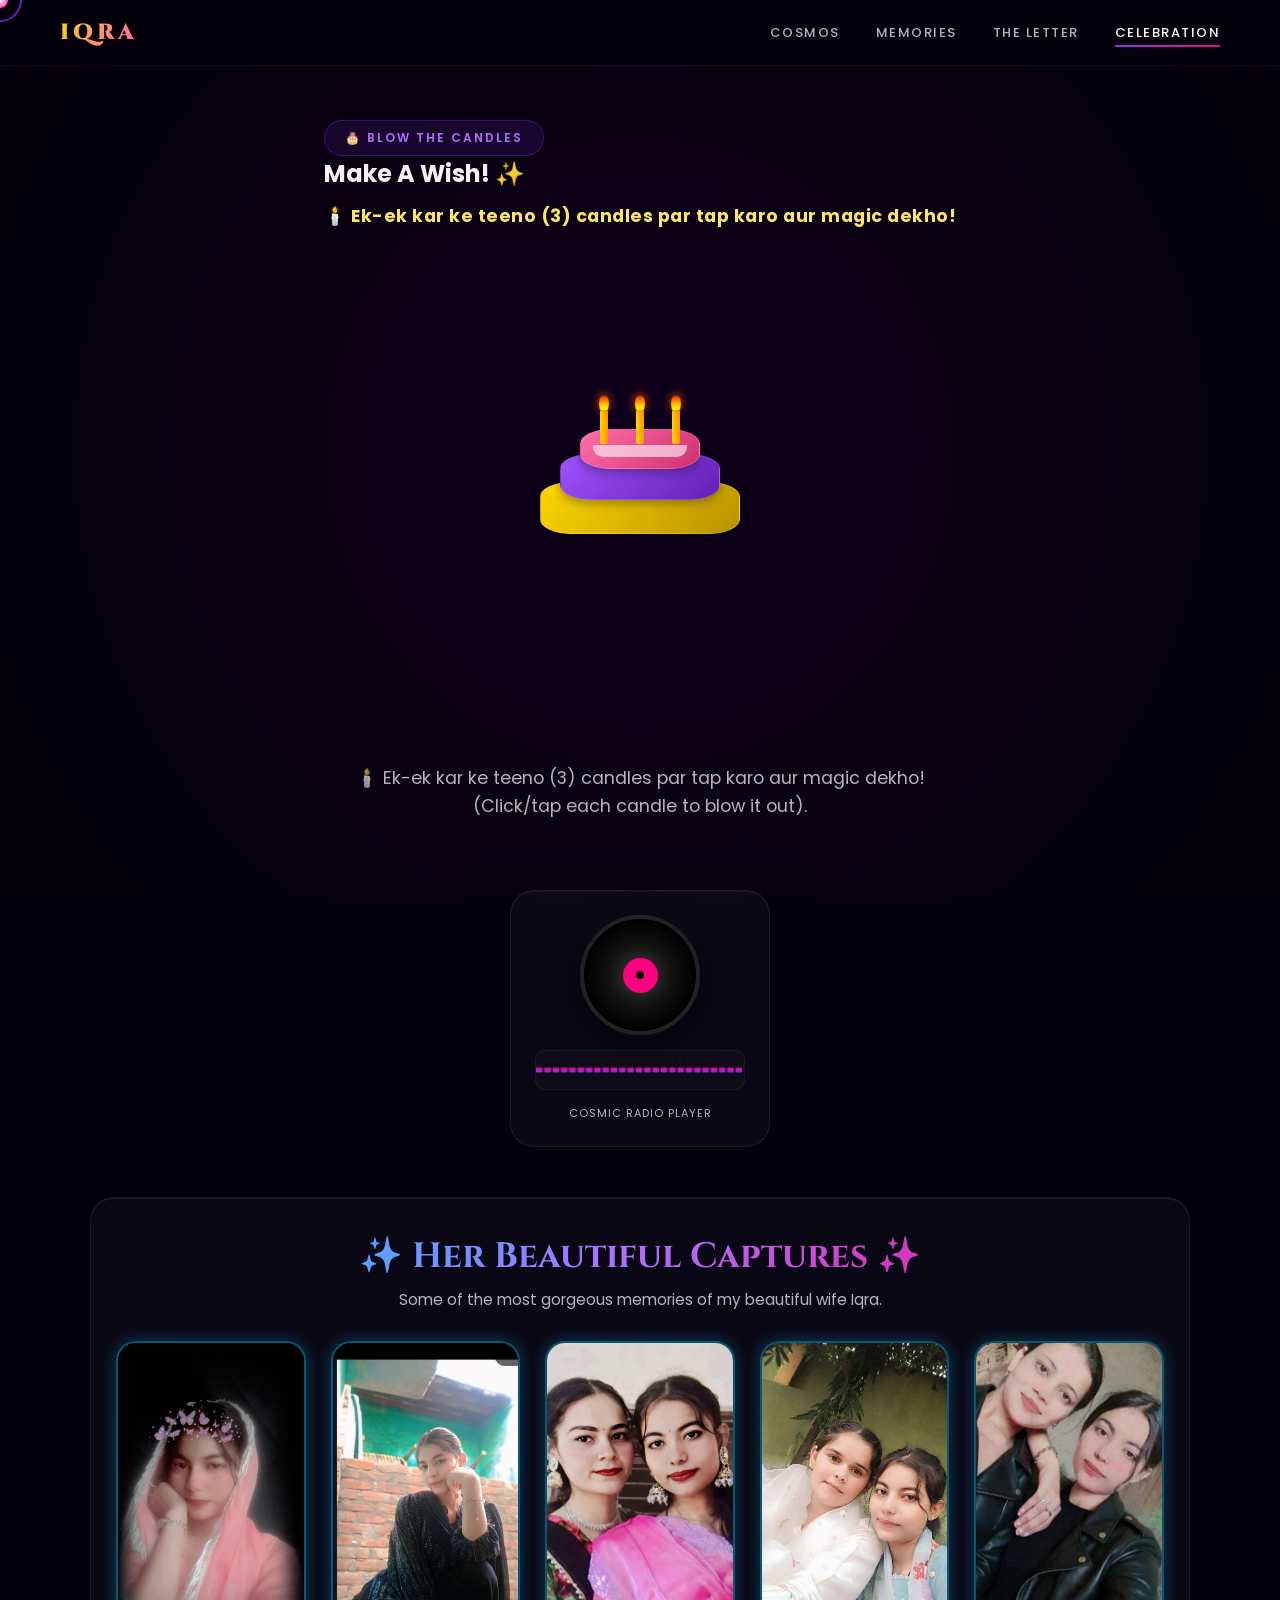
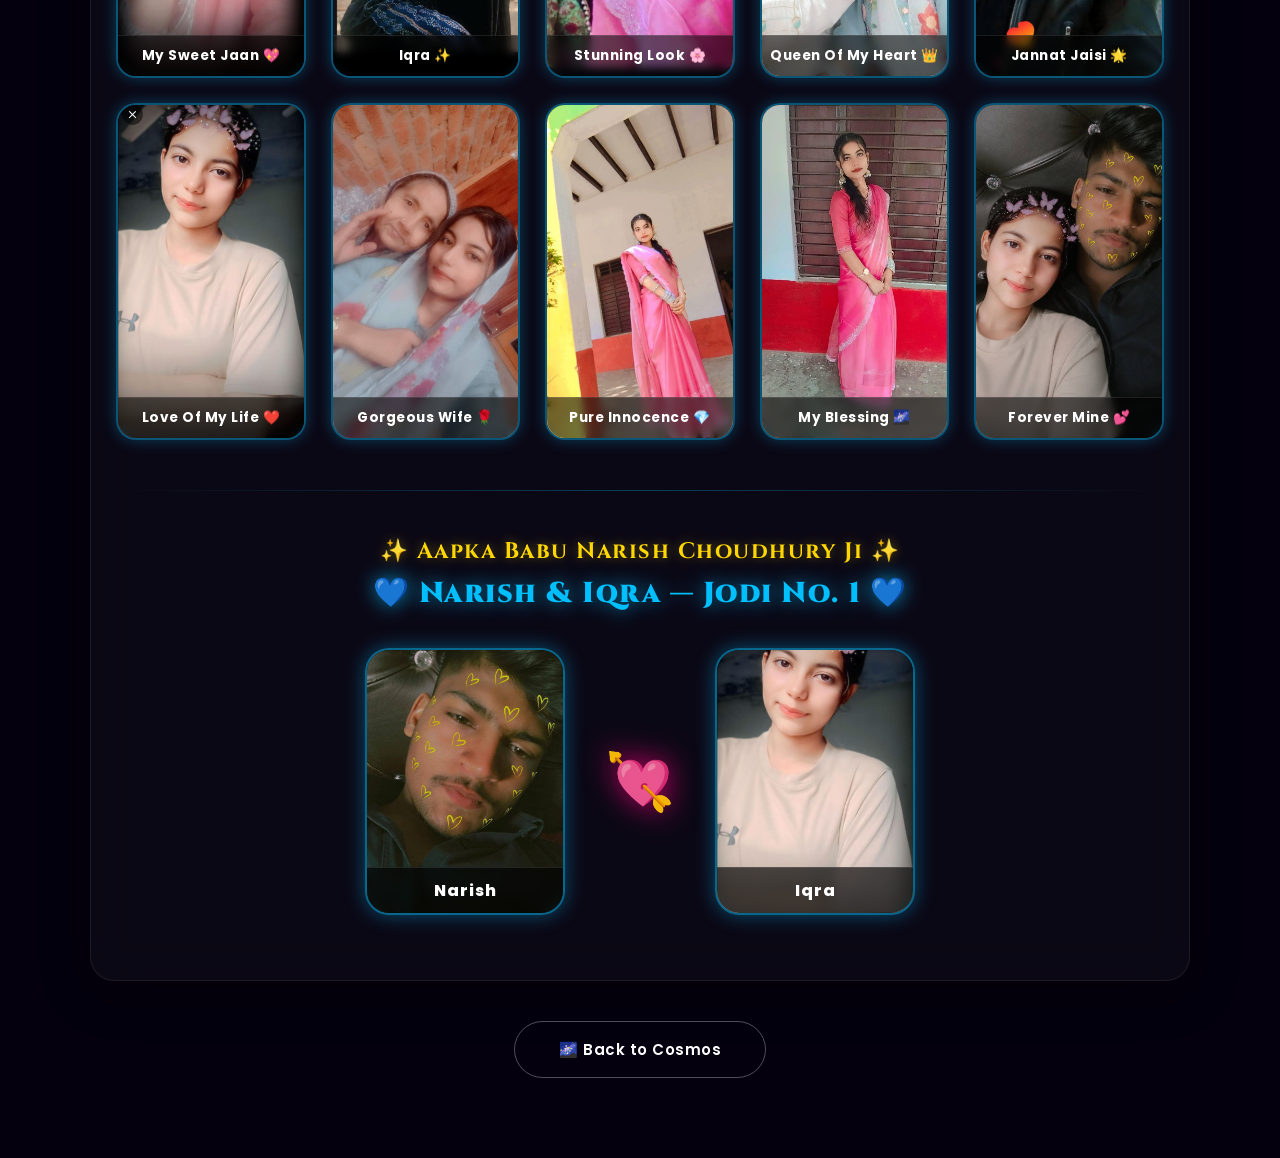
<file: celebrate.html>
<!DOCTYPE html>
<html lang="en">
<head>
  <meta charset="UTF-8">
  <meta name="viewport" content="width=device-width, initial-scale=1.0">
  <title>Iqra's Celebration Party!</title>
  <link rel="stylesheet" href="css/style.css">
  <style>
    /* Page Specific Styles */
    .party-container {
      min-height: 100vh;
      padding: 120px 20px 80px 20px;
      display: flex;
      flex-direction: column;
      align-items: center;
      position: relative;
      overflow: hidden;
    }

    .celebrate-bg {
      position: fixed;
      inset: 0;
      z-index: -3;
      background: radial-gradient(circle at center, #0f001c 0%, #030008 100%);
    }

    /* Full-screen Fireworks canvas */
    #fireworks-canvas {
      position: fixed;
      inset: 0;
      z-index: -2;
      pointer-events: none;
    }

    /* Floating Balloons container */
    #balloons-container {
      position: absolute;
      inset: 0;
      z-index: 1;
      pointer-events: none;
    }

    .balloon {
      position: absolute;
      width: 60px;
      height: 75px;
      border-radius: 50% 50% 50% 50% / 40% 40% 60% 60%;
      cursor: none;
      pointer-events: auto;
      animation: floatUp 8s linear forwards;
      transform-origin: bottom center;
    }

    .balloon::after {
      content: "";
      position: absolute;
      bottom: -8px;
      left: 50%;
      transform: translateX(-50%);
      width: 0;
      height: 0;
      border-left: 6px solid transparent;
      border-right: 6px solid transparent;
    }

    .balloon-string {
      position: absolute;
      bottom: -40px;
      left: 50%;
      width: 1.5px;
      height: 40px;
      background: rgba(255, 255, 255, 0.25);
    }

    @keyframes floatUp {
      0% { transform: translateY(110vh) rotate(0deg); }
      100% { transform: translateY(-20vh) rotate(15deg); }
    }

    /* Interactive 3D CSS Birthday Cake */
    .cake-container {
      position: relative;
      margin-top: 40px;
      width: 300px;
      height: 300px;
      display: flex;
      justify-content: center;
      align-items: flex-end;
      z-index: 5;
    }

    .cake {
      position: relative;
      width: 200px;
      height: 160px;
      display: flex;
      flex-direction: column;
      align-items: center;
    }

    /* Cake Tiers */
    .tier {
      width: 100%;
      height: 50px;
      border-radius: 30px / 15px;
      position: relative;
      box-shadow: 0 4px 10px rgba(0,0,0,0.3);
    }

    .tier-top {
      width: 120px;
      height: 40px;
      background: linear-gradient(135deg, #ff6fa9, #d03070);
      z-index: 3;
      border: 1px solid rgba(255, 255, 255, 0.15);
    }

    .tier-middle {
      width: 160px;
      height: 46px;
      background: linear-gradient(135deg, #a052ff, #6220b3);
      margin-top: -15px;
      z-index: 2;
      border: 1px solid rgba(255, 255, 255, 0.1);
    }

    .tier-bottom {
      width: 200px;
      height: 52px;
      background: linear-gradient(135deg, #ffd700, #b89200);
      margin-top: -18px;
      z-index: 1;
      border: 1px solid rgba(255, 255, 255, 0.1);
    }

    /* Cream Drips */
    .cream-drip {
      position: absolute;
      top: 15px;
      left: 10%;
      width: 80%;
      height: 12px;
      background: rgba(255, 255, 255, 0.6);
      border-radius: 0 0 10px 10px;
      z-index: 4;
    }

    /* Candles */
    .candles-row {
      position: absolute;
      top: -20px;
      width: 80px;
      display: flex;
      justify-content: space-between;
      z-index: 10;
    }

    .candle {
      position: relative;
      width: 8px;
      height: 35px;
      background: linear-gradient(90deg, #ffd700, #ff9500);
      border-radius: 3px;
      cursor: none;
      transition: transform 0.3s var(--ease-bounce);
    }

    .candle:hover {
      transform: scale(1.1);
    }

    /* Candle Flame */
    .flame {
      position: absolute;
      top: -15px;
      left: 50%;
      transform: translateX(-50%);
      width: 10px;
      height: 16px;
      background: radial-gradient(circle at bottom, #ffea00 20%, #ff5c00 70%, transparent 100%);
      border-radius: 50% 50% 20% 20% / 60% 60% 40% 40%;
      box-shadow: 0 0 10px rgba(255,92,0,0.8);
      animation: flicker 0.15s infinite alternate;
      cursor: none;
    }

    .flame.extinguished {
      display: none;
    }

    @keyframes flicker {
      0% { transform: translateX(-50%) scale(1) rotate(-2deg); }
      100% { transform: translateX(-50%) scale(1.1) rotate(2deg); opacity: 0.9; }
    }

    /* Celebration Card text overlay */
    .celebration-overlay {
      margin-top: 30px;
      text-align: center;
      z-index: 5;
      max-width: 600px;
    }

    .celebration-title {
      font-family: 'Cinzel', serif;
      font-size: 3rem;
      font-weight: 900;
      letter-spacing: 2px;
      margin-bottom: 15px;
      opacity: 0;
      transform: translateY(20px);
      transition: opacity 0.8s ease, transform 0.8s ease;
    }

    .celebration-title.visible {
      opacity: 1;
      transform: translateY(0);
    }

    .celebration-para {
      color: var(--text-secondary);
      font-size: 1.1rem;
      margin-bottom: 30px;
      line-height: 1.6;
    }

    /* Visualizer & Vinyl Record Styling */
    .vinyl-box {
      margin-top: 40px;
      padding: 24px;
      display: flex;
      flex-direction: column;
      align-items: center;
      gap: 15px;
      width: 260px;
      z-index: 5;
    }

    .vinyl-disc {
      width: 120px;
      height: 120px;
      background: radial-gradient(circle, #333 10%, #111 40%, #000 70%);
      border-radius: 50%;
      border: 4px solid #222;
      box-shadow: 0 10px 30px rgba(0,0,0,0.5);
      position: relative;
      display: flex;
      align-items: center;
      justify-content: center;
      animation: spin 3.5s linear infinite;
      animation-play-state: paused;
    }

    .vinyl-disc::before {
      content: '';
      position: absolute;
      width: 35px;
      height: 35px;
      background: var(--pink-primary);
      border-radius: 50%;
    }

    .vinyl-disc::after {
      content: '';
      position: absolute;
      width: 8px;
      height: 8px;
      background: #000;
      border-radius: 50%;
    }

    @keyframes spin {
      100% { transform: rotate(360deg); }
    }

    .visualizer-canvas {
      width: 100%;
      height: 40px;
      background: rgba(255, 255, 255, 0.02);
      border-radius: 10px;
      border: 1px solid rgba(255, 255, 255, 0.05);
    }

    .back-home-btn {
      margin-top: 40px;
      z-index: 5;
    }

    /* Knife Styling & Animation */
    .knife {
      position: absolute;
      top: -80px;
      left: 50%;
      transform: translateX(-50%) rotate(45deg) scale(0);
      width: 15px;
      height: 80px;
      background: linear-gradient(90deg, #e0e0e0, #a0a0a0);
      border-radius: 5px 5px 0 0;
      border: 1px solid rgba(255,255,255,0.4);
      z-index: 20;
      opacity: 0;
      transform-origin: bottom center;
      box-shadow: 0 5px 15px rgba(0,0,0,0.5);
    }

    .knife::after {
      content: '';
      position: absolute;
      bottom: -30px;
      left: 50%;
      transform: translateX(-50%);
      width: 10px;
      height: 30px;
      background: #4a2f0f; /* wooden handle */
      border-radius: 0 0 3px 3px;
    }

    .cake.slicing .knife {
      animation: sliceAction 1.2s ease forwards;
    }

    @keyframes sliceAction {
      0% { transform: translateX(-50%) translateY(-20px) rotate(45deg) scale(1); opacity: 0; }
      20% { transform: translateX(-50%) translateY(0) rotate(15deg) scale(1); opacity: 1; }
      50% { transform: translateX(-50%) translateY(90px) rotate(-10deg) scale(1); opacity: 1; }
      80% { transform: translateX(-50%) translateY(100px) rotate(-10deg) scale(1); opacity: 0; }
      100% { transform: translateX(-50%) translateY(100px) rotate(-10deg) scale(0); opacity: 0; }
    }

    /* Cake Slice Styling */
    .cake-slice {
      position: absolute;
      width: 40px;
      height: 120px;
      top: 15px;
      left: 50%;
      transform: translateX(-50%) scale(0);
      z-index: 15;
      transform-origin: bottom center;
      transition: transform 1s var(--ease-bounce), opacity 0.5s ease;
      opacity: 0;
      pointer-events: none;
    }

    .cake.cut .cake-slice {
      transform: translate(60px, 20px) rotate(20deg) scale(1.05);
      opacity: 1;
    }

    .slice-tier {
      border-radius: 10px / 5px;
      position: absolute;
      box-shadow: 0 3px 6px rgba(0,0,0,0.4);
      border-left: 2px dashed rgba(255, 255, 255, 0.4); /* cut edge cream indicator */
    }

    .slice-top {
      width: 24px;
      height: 30px;
      background: linear-gradient(135deg, #ff8cb9, #e04080);
      top: 0;
      left: 8px;
      z-index: 3;
    }

    .slice-middle {
      width: 32px;
      height: 34px;
      background: linear-gradient(135deg, #b07cff, #7330c9);
      top: 15px;
      left: 4px;
      z-index: 2;
    }

    .slice-bottom {
      width: 40px;
      height: 38px;
      background: linear-gradient(135deg, #ffe047, #d4a700);
      top: 30px;
      left: 0;
      z-index: 1;
    }

    /* Golden Cut Button Styling */
    .golden-cut-btn {
      display: inline-flex;
      align-items: center;
      justify-content: center;
      gap: 12px;
      background: linear-gradient(135deg, #ffd700 0%, #ff8c00 50%, #d4af37 100%);
      background-size: 200% auto;
      color: #030008;
      border: none;
      padding: 16px 36px;
      font-size: 1.15rem;
      font-weight: 800;
      text-transform: uppercase;
      letter-spacing: 2px;
      border-radius: 50px;
      cursor: pointer;
      box-shadow: 0 0 20px rgba(255, 215, 0, 0.3);
      transition: all 0.4s cubic-bezier(0.175, 0.885, 0.32, 1.275);
      margin-top: 25px;
      opacity: 0;
      transform: scale(0.7);
      pointer-events: none;
      z-index: 100;
      font-family: 'Montserrat', sans-serif;
      text-shadow: 0 1px 2px rgba(255, 255, 255, 0.4);
      display: none;
    }

    .golden-cut-btn.visible {
      display: inline-flex;
      opacity: 1;
      transform: scale(1);
      pointer-events: auto;
      animation: pulseGoldBtn 2s infinite alternate, shineGold 3s infinite linear;
    }

    @keyframes pulseGoldBtn {
      0% {
        box-shadow: 0 0 15px rgba(255, 215, 0, 0.4), 0 0 0 0px rgba(255, 215, 0, 0.2);
        transform: scale(1);
      }
      100% {
        box-shadow: 0 0 35px rgba(255, 215, 0, 0.9), 0 0 0 15px rgba(255, 215, 0, 0);
        transform: scale(1.05);
      }
    }

    @keyframes shineGold {
      0% { background-position: 0% 50%; }
      50% { background-position: 100% 50%; }
      100% { background-position: 0% 50%; }
    }

    .golden-cut-btn:hover {
      transform: scale(1.08) translateY(-3px);
      filter: brightness(1.1);
      box-shadow: 0 10px 40px rgba(255, 215, 0, 0.6);
    }

    .golden-cut-btn:active {
      transform: scale(0.96) translateY(-1px);
    }

    .golden-cut-btn span {
      display: inline-block;
    }

    /* Premium Gallery & Neon Grid Styles */
    .her-photos-grid {
      display: grid;
      grid-template-columns: repeat(auto-fit, minmax(180px, 1fr));
      gap: 25px;
      margin-top: 25px;
      justify-content: center;
    }

    .premium-photo-card {
      background: rgba(255, 255, 255, 0.03);
      border: 2px solid rgba(0, 191, 255, 0.4);
      border-radius: 20px;
      overflow: hidden;
      aspect-ratio: 9 / 16;
      position: relative;
      box-shadow: 0 0 15px rgba(0, 191, 255, 0.3);
      transition: all 0.4s cubic-bezier(0.175, 0.885, 0.32, 1.275);
    }

    .premium-photo-card img {
      width: 100%;
      height: 100%;
      object-fit: cover;
      transition: transform 0.6s ease;
      display: block;
    }

    .premium-photo-card:hover {
      transform: translateY(-12px) scale(1.04);
      box-shadow: 0 0 25px rgba(0, 191, 255, 0.8), 0 0 15px rgba(255, 0, 128, 0.4);
      border-color: rgba(255, 0, 128, 0.6);
    }

    .premium-photo-card:hover img {
      transform: scale(1.06);
    }

    .card-caption-bar {
      position: absolute;
      bottom: 0;
      left: 0;
      right: 0;
      background: rgba(0, 0, 0, 0.55);
      backdrop-filter: blur(4px);
      padding: 10px 0;
      color: #fff;
      font-weight: 700;
      font-size: 0.85rem;
      text-align: center;
      border-top: 1px solid rgba(255, 255, 255, 0.1);
      letter-spacing: 0.5px;
      transition: background 0.3s ease;
    }

    .premium-photo-card:hover .card-caption-bar {
      background: rgba(255, 0, 128, 0.4);
    }

    /* Babu & Jodi Titles */
    .babu-title {
      color: #ffd700;
      font-family: 'Cinzel', serif;
      font-size: 1.4rem;
      font-weight: bold;
      margin-top: 45px;
      margin-bottom: 8px;
      text-shadow: 0 0 12px rgba(255, 215, 0, 0.4);
      letter-spacing: 1.5px;
    }

    .jodi-title {
      color: #00bfff;
      font-family: 'Cinzel', serif;
      font-size: 1.8rem;
      font-weight: 900;
      margin-bottom: 35px;
      text-shadow: 0 0 20px rgba(0, 191, 255, 0.7);
      letter-spacing: 1.5px;
    }

    /* Jodi Card Container & Styles */
    .jodi-container {
      display: flex;
      justify-content: center;
      align-items: center;
      gap: 40px;
      margin: 30px auto;
      max-width: 600px;
      flex-wrap: wrap;
    }

    .jodi-card {
      width: 200px;
      aspect-ratio: 3 / 4;
      background: rgba(255, 255, 255, 0.03);
      border: 2.5px solid rgba(0, 191, 255, 0.5);
      border-radius: 24px;
      overflow: hidden;
      box-shadow: 0 0 20px rgba(0, 191, 255, 0.4);
      position: relative;
      transition: all 0.5s cubic-bezier(0.165, 0.84, 0.44, 1);
    }

    .jodi-card img {
      width: 100%;
      height: 100%;
      object-fit: cover;
      transition: transform 0.6s ease;
    }

    .jodi-card:hover {
      transform: translateY(-8px) scale(1.03);
      border-color: rgba(255, 92, 141, 0.6);
      box-shadow: 0 0 30px rgba(255, 92, 141, 0.7);
    }

    .jodi-card:hover img {
      transform: scale(1.05);
    }

    .jodi-name-bar {
      position: absolute;
      bottom: 0;
      left: 0;
      right: 0;
      background: rgba(0, 0, 0, 0.65);
      backdrop-filter: blur(5px);
      padding: 10px 0;
      color: #fff;
      font-weight: 800;
      font-size: 1rem;
      text-align: center;
      border-top: 1px solid rgba(255, 255, 255, 0.1);
      letter-spacing: 1px;
    }

    .heart-divider {
      font-size: 3.5rem;
      animation: heartBeat 1.4s infinite ease-in-out;
      filter: drop-shadow(0 0 15px rgba(255, 0, 128, 0.8));
      user-select: none;
    }

    @keyframes heartBeat {
      0% { transform: scale(1); }
      25% { transform: scale(1.25); }
      50% { transform: scale(0.95); }
      75% { transform: scale(1.15); }
      100% { transform: scale(1); }
    }

    @media (max-width: 768px) {
      .party-container {
        padding-top: 100px;
        padding-bottom: 120px;
      }
      .her-photos-grid {
        grid-template-columns: repeat(2, 1fr);
        gap: 15px;
      }
      .jodi-container {
        gap: 20px;
      }
      .jodi-card {
        width: 150px;
      }
      .heart-divider {
        font-size: 2.5rem;
      }
      .babu-title {
        font-size: 1.1rem;
      }
      .jodi-title {
        font-size: 1.4rem;
      }
    }

    @media (max-width: 400px) {
      .jodi-card {
        width: 120px;
      }
      .jodi-container {
        gap: 12px;
      }
      .heart-divider {
        font-size: 1.8rem;
      }
    }
  </style>
</head>
<body>

  <!-- Scroll Progress -->
  <div id="scroll-progress"></div>

  <!-- Navigation Bar -->
  <nav class="navbar">
    <div class="nav-logo">IQRA</div>
    <div class="nav-links">
      <a href="home.html">Cosmos</a>
      <a href="gallery.html">Memories</a>
      <a href="letter.html">The Letter</a>
      <a href="celebrate.html" class="active">Celebration</a>
    </div>
  </nav>

  <!-- Celebration Party Section -->
  <div class="party-container">
    <div class="celebrate-bg"></div>
    <canvas id="fireworks-canvas"></canvas>
    <div id="balloons-container"></div>

    <div class="header-group" data-reveal="fade" style="margin-bottom: 20px;">
      <span class="section-tag">🎂 Blow The Candles</span>
      <h2>Make A Wish! ✨</h2>
      <p style="color: var(--gold-light); font-size: 1.1rem; margin-top: 12px; font-weight: 700; text-shadow: 0 2px 5px rgba(0,0,0,0.6); letter-spacing: 0.5px;">
        🕯️ Ek-ek kar ke teeno (3) candles par tap karo aur magic dekho!
      </p>
    </div>

    <!-- Cake Layout -->
    <div class="cake-container" data-reveal="scale">
      <div class="cake" id="cake">
        <!-- Slicing Knife -->
        <div class="knife" id="knife"></div>

        <!-- Row of candles placed on top tier -->
        <div class="candles-row">
          <div class="candle clickable" onclick="blowCandle(this); event.stopPropagation();">
            <div class="flame"></div>
          </div>
          <div class="candle clickable" onclick="blowCandle(this); event.stopPropagation();">
            <div class="flame"></div>
          </div>
          <div class="candle clickable" onclick="blowCandle(this); event.stopPropagation();">
            <div class="flame"></div>
          </div>
        </div>

        <!-- Tiers -->
        <div class="tier tier-top">
          <div class="cream-drip"></div>
        </div>
        <div class="tier tier-middle"></div>
        <div class="tier tier-bottom"></div>

        <!-- Interactive 3D Slice that slides out -->
        <div class="cake-slice" id="cake-slice">
          <div class="slice-tier slice-top"></div>
          <div class="slice-tier slice-middle"></div>
          <div class="slice-tier slice-bottom"></div>
        </div>
      </div>
    </div>

    <!-- Golden Cut Button (Initially Hidden, appears when candles are blown out) -->
    <button class="golden-cut-btn" id="golden-cut-btn" onclick="startCakeCutting()">
      <span>🎂 Cut The Cake! 🔪</span>
    </button>

    <!-- Dynamic Overlay text revealing when candles blown out -->
    <div class="celebration-overlay">
      <h1 class="celebration-title grad-cosmic" id="bday-title">Happy Birthday Iqra! 🎂✨</h1>
      <p class="celebration-para" id="bday-desc">
        🕯️ Ek-ek kar ke teeno (3) candles par tap karo aur magic dekho! (Click/tap each candle to blow it out).
      </p>
    </div>

    <!-- Vinyl Disc Player & Ambient Visualizer Widget -->
    <div class="vinyl-box glass" data-reveal="scale" data-delay="200">
      <div class="vinyl-disc" id="vinyl"></div>
      <canvas class="visualizer-canvas" id="vis-canvas"></canvas>
      <span style="font-size: 11px; color: var(--text-secondary); text-transform: uppercase; letter-spacing: 1px;">
        Cosmic Radio Player
      </span>
    </div>

    <!-- Premium Memory Gallery Section at the Bottom -->
    <div class="memories-section glass" data-reveal="fade" style="margin-top: 50px; padding: 35px 25px; width: 100%; max-width: 1100px; border-radius: 24px; text-align: center; border: 1px solid rgba(255, 255, 255, 0.08);">
      <h3 class="grad-cosmic" style="font-family: 'Cinzel', serif; font-size: 2.2rem; margin-bottom: 8px;">✨ Her Beautiful Captures ✨</h3>
      <p style="color: var(--text-secondary); margin-bottom: 30px; font-size: 0.95rem;">
        Some of the most gorgeous memories of my beautiful wife Iqra.
      </p>
      
      <!-- Premium Grid of Her Photos (10 Photos) -->
      <div class="her-photos-grid">
        <div class="premium-photo-card">
          <img src="assets/images/iqra_1.jpg" alt="Iqra's Portrait 1" onerror="this.src='https://images.unsplash.com/photo-1544005313-94ddf0286df2?auto=format&fit=crop&q=80&w=600'">
          <div class="card-caption-bar">My Sweet Jaan 💖</div>
        </div>
        <div class="premium-photo-card">
          <img src="assets/images/iqra_2.jpg" alt="Iqra's Portrait 2" onerror="this.src='https://images.unsplash.com/photo-1506794778202-cad84cf45f1d?auto=format&fit=crop&q=80&w=600'">
          <div class="card-caption-bar">Iqra ✨</div>
        </div>
        <div class="premium-photo-card">
          <img src="assets/images/iqra_3.jpg" alt="Iqra's Portrait 3" onerror="this.src='https://images.unsplash.com/photo-1531746020798-e6953c6e8e04?auto=format&fit=crop&q=80&w=600'">
          <div class="card-caption-bar">Stunning Look 🌸</div>
        </div>
        <div class="premium-photo-card">
          <img src="assets/images/iqra_4.jpg" alt="Iqra's Portrait 4" onerror="this.src='https://images.unsplash.com/photo-1508214751196-bcfd4ca60f91?auto=format&fit=crop&q=80&w=600'">
          <div class="card-caption-bar">Queen Of My Heart 👑</div>
        </div>
        <div class="premium-photo-card">
          <img src="assets/images/iqra_5.jpg" alt="Iqra's Portrait 5" onerror="this.src='https://images.unsplash.com/photo-1524504388940-b1c1722653e1?auto=format&fit=crop&q=80&w=600'">
          <div class="card-caption-bar">Jannat Jaisi 🌟</div>
        </div>
        <div class="premium-photo-card">
          <img src="assets/images/iqra_6.jpg" alt="Iqra's Portrait 6" onerror="this.src='https://images.unsplash.com/photo-1494790108377-be9c29b29330?auto=format&fit=crop&q=80&w=600'">
          <div class="card-caption-bar">Love Of My Life ❤️</div>
        </div>
        <div class="premium-photo-card">
          <img src="assets/images/iqra_7.jpg" alt="Iqra's Portrait 7" onerror="this.src='https://images.unsplash.com/photo-1534528741775-53994a69daeb?auto=format&fit=crop&q=80&w=600'">
          <div class="card-caption-bar">Gorgeous Wife 🌹</div>
        </div>
        <div class="premium-photo-card">
          <img src="assets/images/iqra_8.jpg" alt="Iqra's Portrait 8" onerror="this.src='https://images.unsplash.com/photo-1488426862026-3ee34a7d66df?auto=format&fit=crop&q=80&w=600'">
          <div class="card-caption-bar">Pure Innocence 💎</div>
        </div>
        <div class="premium-photo-card">
          <img src="assets/images/iqra_9.jpg" alt="Iqra's Portrait 9" onerror="this.src='https://images.unsplash.com/photo-1529626455594-4ff0802cfb7e?auto=format&fit=crop&q=80&w=600'">
          <div class="card-caption-bar">My Blessing 🌌</div>
        </div>
        <div class="premium-photo-card">
          <img src="assets/images/iqra_10.jpg" alt="Iqra's Portrait 10" onerror="this.src='https://images.unsplash.com/photo-1544005313-94ddf0286df2?auto=format&fit=crop&q=80&w=600'">
          <div class="card-caption-bar">Forever Mine 💕</div>
        </div>
      </div>

      <!-- Divider line -->
      <div style="height: 1px; background: linear-gradient(90deg, transparent, rgba(0, 191, 255, 0.3), transparent); margin: 50px 0 30px 0;"></div>

      <!-- Jodi Couple Section -->
      <div class="babu-title">✨ Aapka Babu Narish Choudhury Ji ✨</div>
      <div class="jodi-title">💙 Narish & Iqra — Jodi No. 1 💙</div>

      <div class="jodi-container">
        <!-- Narish Card -->
        <div class="jodi-card">
          <img src="assets/images/narish.png" alt="Narish" onerror="this.src='https://images.unsplash.com/photo-1500648767791-00dcc994a43e?auto=format&fit=crop&q=80&w=600'">
          <div class="jodi-name-bar">Narish</div>
        </div>

        <!-- Animated Pulse Heart -->
        <div class="heart-divider">💘</div>

        <!-- Iqra Card -->
        <div class="jodi-card">
          <img src="assets/images/iqra_6.jpg" alt="Iqra" onerror="this.src='https://images.unsplash.com/photo-1534528741775-53994a69daeb?auto=format&fit=crop&q=80&w=600'">
          <div class="jodi-name-bar">Iqra</div>
        </div>
      </div>
    </div>

    <div class="back-home-btn" data-reveal="fade">
      <a href="home.html" class="btn btn-outline btn-transition">
        <span>🌌 Back to Cosmos</span>
      </a>
    </div>

  </div>

  <script src="js/main.js"></script>
  <script>
    /* ====== Physics Fireworks Engine ====== */
    const canvas = document.getElementById('fireworks-canvas');
    const ctx = canvas.getContext('2d');
    
    let fireworks = [];
    let particles = [];
    let isClimax = false;

    function resizeCanvas() {
      canvas.width = window.innerWidth;
      canvas.height = window.innerHeight;
    }
    resizeCanvas();
    window.addEventListener('resize', resizeCanvas);

    class Firework {
      constructor(sx, sy, tx, ty) {
        this.x = sx;
        this.y = sy;
        this.tx = tx;
        this.ty = ty;
        this.distanceToTarget = calculateDistance(sx, sy, tx, ty);
        this.distanceTraveled = 0;
        this.coordinates = [];
        this.coordinateCount = 3;
        while (this.coordinateCount--) {
          this.coordinates.push([this.x, this.y]);
        }
        this.angle = Math.atan2(ty - sy, tx - sx);
        this.speed = 2;
        this.acceleration = 1.05;
        this.brightness = Math.random() * 50 + 50;
      }

      update(index) {
        this.coordinates.pop();
        this.coordinates.unshift([this.x, this.y]);
        this.speed *= this.acceleration;
        
        let vx = Math.cos(this.angle) * this.speed;
        let vy = Math.sin(this.angle) * this.speed;
        
        this.distanceTraveled = calculateDistance(this.x, this.y, this.tx, this.ty);
        
        if (this.speed >= this.distanceTraveled) {
          createParticles(this.tx, this.ty);
          fireworks.splice(index, 1);
        } else {
          this.x += vx;
          this.y += vy;
        }
      }

      draw() {
        ctx.beginPath();
        ctx.moveTo(this.coordinates[this.coordinates.length - 1][0], this.coordinates[this.coordinates.length - 1][1]);
        ctx.lineTo(this.x, this.y);
        ctx.strokeStyle = `hsl(${Math.random() * 360}, 100%, ${this.brightness}%)`;
        ctx.lineWidth = 1.5;
        ctx.stroke();
      }
    }

    class Particle {
      constructor(x, y) {
        this.x = x;
        this.y = y;
        this.coordinates = [];
        this.coordinateCount = 5;
        while (this.coordinateCount--) {
          this.coordinates.push([this.x, this.y]);
        }
        this.angle = Math.random() * Math.PI * 2;
        this.speed = Math.random() * 8 + 1;
        this.friction = 0.95;
        this.gravity = 0.15;
        this.hue = Math.random() * 360;
        this.brightness = Math.random() * 60 + 40;
        this.alpha = 1;
        this.decay = Math.random() * 0.02 + 0.01;
      }

      update(index) {
        this.coordinates.pop();
        this.coordinates.unshift([this.x, this.y]);
        this.speed *= this.friction;
        this.x += Math.cos(this.angle) * this.speed;
        this.y += Math.sin(this.angle) * this.speed + this.gravity;
        this.alpha -= this.decay;
        
        if (this.alpha <= this.decay) {
          particles.splice(index, 1);
        }
      }

      draw() {
        ctx.beginPath();
        ctx.moveTo(this.coordinates[this.coordinates.length - 1][0], this.coordinates[this.coordinates.length - 1][1]);
        ctx.lineTo(this.x, this.y);
        ctx.strokeStyle = `hsla(${this.hue}, 100%, ${this.brightness}%, ${this.alpha})`;
        ctx.lineWidth = 2;
        ctx.stroke();
      }
    }

    function calculateDistance(x1, y1, x2, y2) {
      return Math.sqrt(Math.pow(x1 - x2, 2) + Math.pow(y1 - y2, 2));
    }

    function createParticles(x, y) {
      let particleCount = 40;
      while (particleCount--) {
        particles.push(new Particle(x, y));
      }
    }

    function triggerFirework() {
      const sx = canvas.width / 2;
      const sy = canvas.height;
      const tx = Math.random() * canvas.width;
      const ty = Math.random() * (canvas.height / 2);
      fireworks.push(new Firework(sx, sy, tx, ty));
    }

    function animateFireworks() {
      ctx.globalCompositeOperation = 'destination-out';
      ctx.fillStyle = 'rgba(0, 0, 0, 0.2)';
      ctx.fillRect(0, 0, canvas.width, canvas.height);
      ctx.globalCompositeOperation = 'lighter';
      
      let i = fireworks.length;
      while (i--) {
        fireworks[i].draw();
        fireworks[i].update(i);
      }
      
      let j = particles.length;
      while (j--) {
        particles[j].draw();
        particles[j].update(j);
      }
      
      // Auto-trigger fireworks if birthday mode is active
      if (isClimax && Math.random() < 0.06) {
        triggerFirework();
      }
      
      requestAnimationFrame(animateFireworks);
    }
    animateFireworks();

    /* ====== Balloon Physics & Popping ====== */
    const balloonColors = ['#FF0080', '#8B31FF', '#00D4FF', '#FFD700', '#FF6B9D'];

    function createBalloon() {
      const container = document.getElementById('balloons-container');
      const balloon = document.createElement('div');
      balloon.className = 'balloon clickable';
      
      const left = Math.random() * 85; // Percent offset
      const color = balloonColors[Math.floor(Math.random() * balloonColors.length)];
      
      balloon.style.left = `${left}%`;
      balloon.style.background = `radial-gradient(circle at 30% 30%, #fff 0%, ${color} 80%)`;
      balloon.style.setProperty('--balloon-color', color);
      
      // Dynamic inline style triangle support
      const style = document.createElement('style');
      style.textContent = `.balloon[style*="${color}"]::after { border-bottom-color: ${color}; }`;
      document.head.appendChild(style);

      const string = document.createElement('div');
      string.className = 'balloon-string';
      balloon.appendChild(string);

      balloon.addEventListener('click', (e) => {
        popBalloon(balloon, e.clientX, e.clientY);
      });

      container.appendChild(balloon);

      // Clean up after floating offscreen
      setTimeout(() => balloon.remove(), 8000);
    }

    // Launch balloons periodically
    setInterval(() => {
      createBalloon();
    }, 1800);

    function popBalloon(element, x, y) {
      // Scatter sparks at balloon center
      createParticles(x, y);
      element.remove();
      window.showToast("🎈 POP!");
      
      // Synthesize a quick high-pitched pop sound
      try {
        const audioCtx = new (window.AudioContext || window.webkitAudioContext)();
        const osc = audioCtx.createOscillator();
        const gain = audioCtx.createGain();
        osc.connect(gain);
        gain.connect(audioCtx.destination);
        
        osc.frequency.setValueAtTime(600, audioCtx.currentTime);
        osc.frequency.exponentialRampToValueAtTime(100, audioCtx.currentTime + 0.1);
        gain.gain.setValueAtTime(0.3, audioCtx.currentTime);
        gain.gain.exponentialRampToValueAtTime(0.001, audioCtx.currentTime + 0.1);
        
        osc.start();
        osc.stop(audioCtx.currentTime + 0.1);
      } catch (e) {}
    }

    /* ====== Blow Out Candles & Cake Cutting Logic ====== */
    let blownCandles = 0;
    let cakeCutState = false;

    function blowCandle(element) {
      const flame = element.querySelector('.flame');
      if (flame.classList.contains('extinguished')) return;

      flame.classList.add('extinguished');
      blownCandles++;
      
      // Synthesize puff sound
      try {
        const audioCtx = new (window.AudioContext || window.webkitAudioContext)();
        const bufferSize = audioCtx.sampleRate * 0.15;
        const buffer = audioCtx.createBuffer(1, bufferSize, audioCtx.sampleRate);
        const data = buffer.getChannelData(0);
        for (let i = 0; i < bufferSize; i++) {
          data[i] = Math.random() * 2 - 1;
        }
        const noise = audioCtx.createBufferSource();
        noise.buffer = buffer;
        const filter = audioCtx.createBiquadFilter();
        filter.type = 'lowpass';
        filter.frequency.value = 400;
        
        const gain = audioCtx.createGain();
        gain.gain.setValueAtTime(0.2, audioCtx.currentTime);
        gain.gain.exponentialRampToValueAtTime(0.001, audioCtx.currentTime + 0.15);

        noise.connect(filter);
        filter.connect(gain);
        gain.connect(audioCtx.destination);
        noise.start();
      } catch(e) {}

      if (blownCandles === 3) {
        const btn = document.getElementById('golden-cut-btn');
        if (btn) btn.classList.add('visible');
        window.showToast("✨ Make a wish and click the Golden Button to cut the cake! 🎂");
      }
    }

    function startCakeCutting() {
      if (blownCandles < 3 || cakeCutState) return;
      cakeCutState = true;

      // Hide the golden button
      const btn = document.getElementById('golden-cut-btn');
      if (btn) btn.classList.remove('visible');

      const cake = document.getElementById('cake');
      
      // Slicing animation starts
      cake.classList.add('slicing');

      // Synthesize slice sound
      try {
        const audioCtx = new (window.AudioContext || window.webkitAudioContext)();
        const osc = audioCtx.createOscillator();
        const gain = audioCtx.createGain();
        osc.connect(gain);
        gain.connect(audioCtx.destination);
        
        osc.frequency.setValueAtTime(800, audioCtx.currentTime);
        osc.frequency.exponentialRampToValueAtTime(200, audioCtx.currentTime + 0.5);
        gain.gain.setValueAtTime(0.25, audioCtx.currentTime);
        gain.gain.exponentialRampToValueAtTime(0.001, audioCtx.currentTime + 0.5);
        
        osc.start();
        osc.stop(audioCtx.currentTime + 0.5);
      } catch(e) {}

      // Wait for knife slice cut down
      setTimeout(() => {
        cake.classList.remove('slicing');
        cake.classList.add('cut');
        
        window.parent.postMessage('pause_main_music', '*');
        playCelebrationAudio();
        
        // Trigger fireworks & balloons party
        triggerClimaxCelebration();
      }, 1000);
    }

    function playCelebrationAudio() {
      try {
        const fireworksAudio = new Audio('assets/audio/Fireworks with Sound Effects.mp3');
        fireworksAudio.volume = 0.8;
        fireworksAudio.play().catch(e => console.log("Fireworks audio blocked", e));
        
        const beliyaAudio = new Audio('assets/audio/Mere Beliya Ve (Official Video) Gurnam Bhullar _ Tania _ B Praak _ Jaani _ Jagdeep Sidhu.mp3');
        beliyaAudio.volume = 0.9;
        beliyaAudio.loop = true;
        beliyaAudio.play().catch(e => console.log("Beliya audio blocked", e));
      } catch(e) {
        console.error(e);
      }
    }

    function triggerClimaxCelebration() {
      isClimax = true;
      document.getElementById('bday-title').classList.add('visible');
      document.getElementById('bday-desc').innerHTML = "🎉 JANNAT JAISI ZINDAGI! The cosmos celebrates Iqra! Enjoy the gorgeous fireworks, physics-based balloons, and Happy Birthday Song playing! 🎂🎵";
      window.showToast("✨ Happy Birthday Iqra! 🎇");
      
      // Spin vinyl record!
      const vinyl = document.getElementById('vinyl');
      if (vinyl) vinyl.style.animationPlayState = 'running';
      
      // Force trigger fireworks initially
      for (let i = 0; i < 8; i++) {
        setTimeout(triggerFirework, i * 200);
      }
    }

    /* ====== Responsive Audio Visualizer Canvas ====== */
    const visCanvas = document.getElementById('vis-canvas');
    const visCtx = visCanvas.getContext('2d');

    function animateVisualizer() {
      visCanvas.width = visCanvas.parentElement.clientWidth - 48; // Adjust padding
      visCanvas.height = 40;
      
      visCtx.clearRect(0, 0, visCanvas.width, visCanvas.height);
      
      const bars = 25;
      const barWidth = visCanvas.width / bars - 2;
      
      for (let i = 0; i < bars; i++) {
        // Generate pseudo-amplitude depending on music active state
        const musicPlaying = localStorage.getItem('iqra_music_playing') === 'true';
        let height = 5;
        if (musicPlaying) {
          height = Math.sin(Date.now() * 0.005 + i * 0.3) * 15 + 18;
          height += Math.random() * 4;
        }
        
        // Vertical offset centered
        const y = (visCanvas.height - height) / 2;
        
        // Gradient color for visualizer
        const grad = visCtx.createLinearGradient(0, y, 0, y + height);
        grad.addColorStop(0, '#FF0080'); // Pink
        grad.addColorStop(1, '#8B31FF'); // Purple
        
        visCtx.fillStyle = grad;
        visCtx.fillRect(i * (barWidth + 2), y, barWidth, height);
      }
      
      // Check vinyl player status based on global sound system
      const vinyl = document.getElementById('vinyl');
      const isMusicActive = localStorage.getItem('iqra_music_playing') === 'true';
      if (vinyl) {
        vinyl.style.animationPlayState = isMusicActive ? 'running' : 'paused';
      }

      requestAnimationFrame(animateVisualizer);
    }
    animateVisualizer();

    // Resume main background music if the user navigates away from this page
    window.addEventListener('unload', () => {
      window.parent.postMessage('resume_main_music', '*');
    });
  </script>
</body>
</html>
</file>
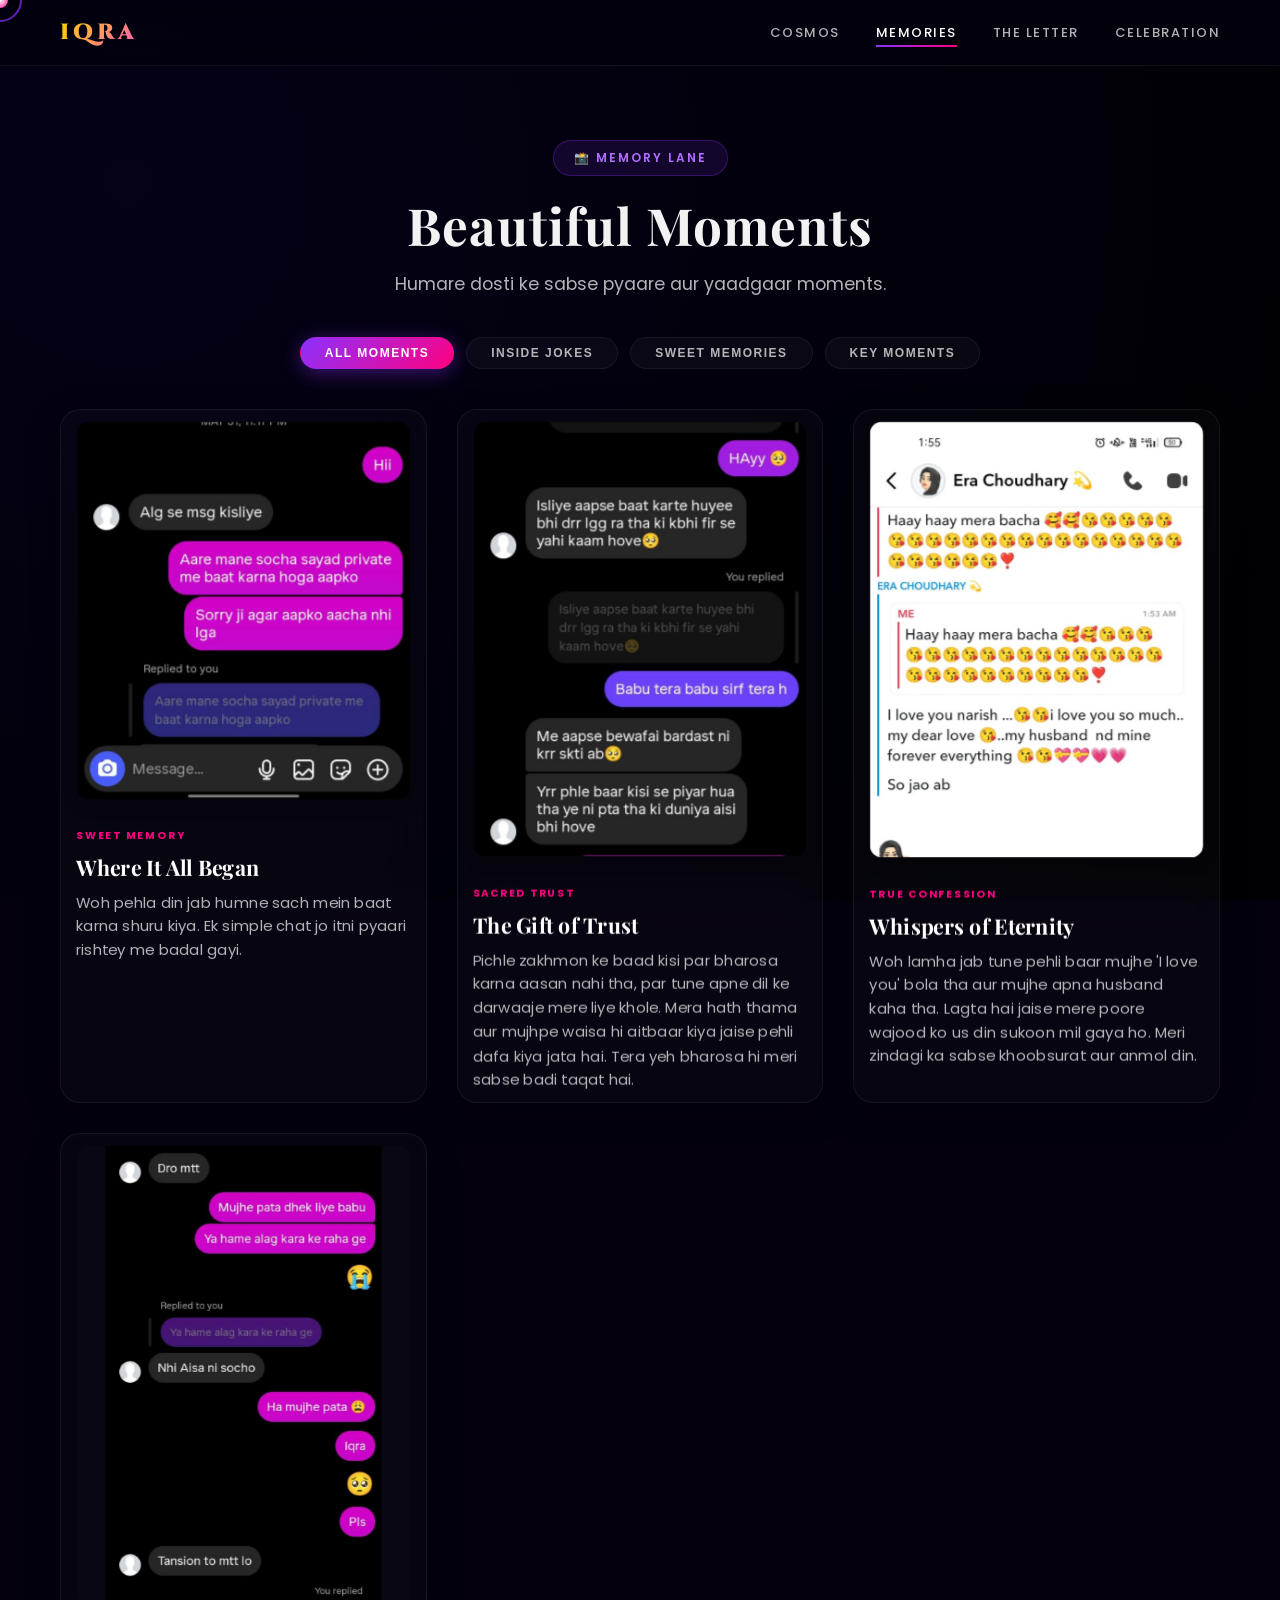
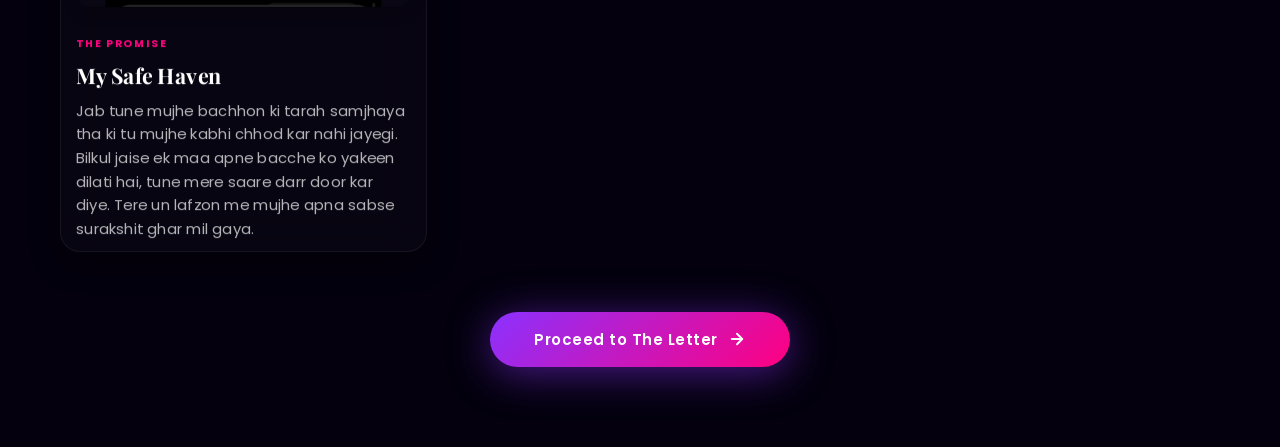
<file: gallery.html>
<!DOCTYPE html>
<html lang="en">
<head>
  <meta charset="UTF-8">
  <meta name="viewport" content="width=device-width, initial-scale=1.0">
  <title>Iqra's Memory Lane</title>
  <link rel="stylesheet" href="css/style.css">
  <style>
    /* Page Specific Styles */
    .gallery-section {
      min-height: 100vh;
      padding: 140px 20px 80px 20px;
      display: flex;
      flex-direction: column;
      align-items: center;
      position: relative;
    }

    .gallery-bg {
      position: fixed;
      inset: 0;
      z-index: -1;
      background: radial-gradient(circle at 10% 20%, #050117 0%, #010005 90%);
      opacity: 0.95;
    }

    .header-group {
      text-align: center;
      margin-bottom: 40px;
      max-width: 600px;
    }

    .header-group h2 {
      font-family: 'Playfair Display', serif;
      font-size: 3.2rem;
      font-weight: 700;
      margin-top: 15px;
      letter-spacing: 1px;
    }

    .header-group p {
      color: var(--text-secondary);
      font-size: 1.1rem;
      margin-top: 12px;
    }

    /* Filter buttons */
    .filter-tags {
      display: flex;
      gap: 12px;
      margin-bottom: 40px;
      flex-wrap: wrap;
      justify-content: center;
      z-index: 5;
    }

    .filter-btn {
      padding: 8px 24px;
      border-radius: 50px;
      font-size: 12px;
      font-weight: 600;
      background: rgba(255, 255, 255, 0.03);
      border: 1px solid rgba(255, 255, 255, 0.06);
      color: var(--text-secondary);
      letter-spacing: 1.5px;
      text-transform: uppercase;
      transition: all 0.3s ease;
      cursor: none;
    }

    .filter-btn:hover, .filter-btn.active {
      background: linear-gradient(135deg, var(--purple-primary), var(--pink-primary));
      color: var(--white);
      border-color: transparent;
      box-shadow: 0 4px 20px rgba(139, 49, 255, 0.4);
    }

    /* Polaroid 3D Cards Grid */
    .cards-grid {
      display: grid;
      grid-template-columns: repeat(auto-fit, minmax(280px, 1fr));
      gap: 30px;
      width: 100%;
      max-width: 1200px;
      padding: 0 20px;
      z-index: 2;
    }

    .memory-card {
      background: rgba(255, 255, 255, 0.02);
      border: 1px solid rgba(255, 255, 255, 0.06);
      border-radius: 20px;
      padding: 20px;
      cursor: none;
      transform-style: preserve-3d;
      perspective: 1000px;
      transition: border-color 0.3s ease, box-shadow 0.3s ease, transform 0.5s ease;
      box-shadow: 0 10px 30px rgba(0, 0, 0, 0.4);
    }

    .memory-card:hover {
      border-color: rgba(255, 215, 0, 0.3);
      box-shadow: 0 20px 45px rgba(139, 49, 255, 0.25);
    }

    .card-img-wrapper {
      width: 100%;
      height: auto;
      border-radius: 12px;
      overflow: hidden;
      position: relative;
      margin-bottom: 20px;
      transform: translateZ(25px);
      box-shadow: 0 5px 15px rgba(0,0,0,0.3);
      display: flex;
      align-items: center;
      justify-content: center;
      background: rgba(255, 255, 255, 0.01);
    }

    .card-img-placeholder {
      width: 100%;
      height: 240px; /* Standard height only for fallback */
      background: linear-gradient(45deg, #10062a, #20042a);
      display: flex;
      align-items: center;
      justify-content: center;
      font-size: 3.5rem;
      position: relative;
      overflow: hidden;
    }

    .card-img-placeholder::after {
      content: '';
      position: absolute;
      inset: 0;
      background: linear-gradient(180deg, transparent 50%, rgba(0,0,0,0.8));
      z-index: 1;
    }

    .card-img-placeholder span {
      position: relative;
      z-index: 2;
      animation: iconFloat 3s ease-in-out infinite alternate;
    }

    @keyframes iconFloat {
      0% { transform: translateY(0) scale(1); }
      100% { transform: translateY(-10px) scale(1.1); }
    }

    .card-content {
      transform: translateZ(30px);
    }

    .card-tag {
      font-size: 10px;
      text-transform: uppercase;
      font-weight: 700;
      color: var(--pink-primary);
      letter-spacing: 1.5px;
      display: inline-block;
      margin-bottom: 8px;
    }

    .card-title {
      font-size: 1.3rem;
      font-family: 'Playfair Display', serif;
      font-weight: 700;
      color: var(--white);
      margin-bottom: 10px;
    }

    .card-desc {
      font-size: 0.9rem;
      color: var(--text-secondary);
      line-height: 1.6;
    }

    .bottom-cta {
      margin-top: 60px;
      z-index: 2;
      text-align: center;
    }

    /* Mobile Smooth Layout optimization */
    @media (max-width: 768px) {
      .gallery-section { padding-top: 100px; padding-bottom: 120px; }
      .header-group h2 { font-size: 2.3rem; }
      .cards-grid { padding: 0 10px; gap: 20px; }
      .memory-card { padding: 15px; }
      .card-img-wrapper { height: auto; }
    }
  </style>
</head>
<body>

  <!-- Scroll Progress -->
  <div id="scroll-progress"></div>

  <!-- Navigation Bar -->
  <nav class="navbar">
    <div class="nav-logo">IQRA</div>
    <div class="nav-links">
      <a href="home.html">Cosmos</a>
      <a href="gallery.html" class="active">Memories</a>
      <a href="letter.html">The Letter</a>
      <a href="celebrate.html">Celebration</a>
    </div>
  </nav>

  <!-- Gallery Section -->
  <div class="gallery-section">
    <div class="gallery-bg"></div>

    <div class="header-group" data-reveal="fade">
      <span class="section-tag">📸 Memory Lane</span>
      <h2>Beautiful Moments</h2>
      <p>Humare dosti ke sabse pyaare aur yaadgaar moments.</p>
    </div>

    <!-- Filter Buttons -->
    <div class="filter-tags" data-reveal="fade" data-delay="200">
      <button class="filter-btn active" onclick="filterCards('all')">All Moments</button>
      <button class="filter-btn" onclick="filterCards('funny')">Inside Jokes</button>
      <button class="filter-btn" onclick="filterCards('sweet')">Sweet Memories</button>
      <button class="filter-btn" onclick="filterCards('milestone')">Key Moments</button>
    </div>

    <!-- Polaroid 3D Cards Grid -->
    <div class="cards-grid">
      
      <!-- Card 1 -->
      <div class="memory-card glass" data-category="sweet" data-reveal="scale" data-delay="100">
        <div class="card-img-wrapper">
          <img src="assets/images/where_it_began.jpg" alt="Where It All Began" style="width:100%; height:auto; max-height:450px; display:block; object-fit:contain; border-radius:8px;" onerror="this.style.display='none'; this.nextElementSibling.style.display='flex';">
          <div class="card-img-placeholder" style="display:none;">
            <span>🌸</span>
          </div>
        </div>
        <div class="card-content">
          <span class="card-tag">Sweet Memory</span>
          <h3 class="card-title">Where It All Began</h3>
          <p class="card-desc">Woh pehla din jab humne sach mein baat karna shuru kiya. Ek simple chat jo itni pyaari rishtey me badal gayi.</p>
        </div>
      </div>

      <!-- Card 2 -->
      <div class="memory-card glass" data-category="sweet" data-reveal="scale" data-delay="200">
        <div class="card-img-wrapper">
          <img src="assets/images/sacred_trust.jpg" alt="The Gift of Trust" style="width:100%; height:auto; max-height:450px; display:block; object-fit:contain; border-radius:8px;" onerror="this.style.display='none'; this.nextElementSibling.style.display='flex';">
          <div class="card-img-placeholder" style="display:none;">
            <span>🤝</span>
          </div>
        </div>
        <div class="card-content">
          <span class="card-tag">Sacred Trust</span>
          <h3 class="card-title">The Gift of Trust</h3>
          <p class="card-desc">Pichle zakhmon ke baad kisi par bharosa karna aasan nahi tha, par tune apne dil ke darwaaje mere liye khole. Mera hath thama aur mujhpe waisa hi aitbaar kiya jaise pehli dafa kiya jata hai. Tera yeh bharosa hi meri sabse badi taqat hai.</p>
        </div>
      </div>

      <!-- Card 3 -->
      <div class="memory-card glass" data-category="milestone" data-reveal="scale" data-delay="300">
        <div class="card-img-wrapper">
          <img src="assets/images/first_confession.jpg" alt="Whispers of Eternity" style="width:100%; height:auto; max-height:450px; display:block; object-fit:contain; border-radius:8px;" onerror="this.style.display='none'; this.nextElementSibling.style.display='flex';">
          <div class="card-img-placeholder" style="display:none;">
            <span>💖</span>
          </div>
        </div>
        <div class="card-content">
          <span class="card-tag">True Confession</span>
          <h3 class="card-title">Whispers of Eternity</h3>
          <p class="card-desc">Woh lamha jab tune pehli baar mujhe 'I love you' bola tha aur mujhe apna husband kaha tha. Lagta hai jaise mere poore wajood ko us din sukoon mil gaya ho. Meri zindagi ka sabse khoobsurat aur anmol din.</p>
        </div>
      </div>

      <!-- Card 4 -->
      <div class="memory-card glass" data-category="sweet" data-reveal="scale" data-delay="400">
        <div class="card-img-wrapper">
          <img src="assets/images/safe_promise.jpg" alt="My Safe Haven" style="width:100%; height:auto; max-height:450px; display:block; object-fit:contain; border-radius:8px;" onerror="this.style.display='none'; this.nextElementSibling.style.display='flex';">
          <div class="card-img-placeholder" style="display:none;">
            <span>🤗</span>
          </div>
        </div>
        <div class="card-content">
          <span class="card-tag">The Promise</span>
          <h3 class="card-title">My Safe Haven</h3>
          <p class="card-desc">Jab tune mujhe bachhon ki tarah samjhaya tha ki tu mujhe kabhi chhod kar nahi jayegi. Bilkul jaise ek maa apne bacche ko yakeen dilati hai, tune mere saare darr door kar diye. Tere un lafzon me mujhe apna sabse surakshit ghar mil gaya.</p>
        </div>
      </div>

    </div>

    <!-- CTA to Next Page -->
    <div class="bottom-cta" data-reveal="fade">
      <a href="letter.html" class="btn btn-primary btn-transition">
        <span>Proceed to The Letter</span>
        <svg width="18" height="18" viewBox="0 0 24 24" fill="none" stroke="currentColor" stroke-width="2.5" stroke-linecap="round" stroke-linejoin="round"><line x1="5" y1="12" x2="19" y2="12"></line><polyline points="12 5 19 12 12 19"></polyline></svg>
      </a>
    </div>

  </div>

  <script src="js/main.js"></script>
  <script>
    /* ====== 3D Hover Tilt Effect (Disabled on Mobile) ====== */
    const cards = document.querySelectorAll('.memory-card');

    cards.forEach(card => {
      card.addEventListener('mousemove', e => {
        // Disable on touch screens/mobile for smooth experience
        if (window.innerWidth <= 768) return;

        const rect = card.getBoundingClientRect();
        const x = e.clientX - rect.left;
        const y = e.clientY - rect.top;

        const xc = rect.width / 2;
        const yc = rect.height / 2;

        const angleX = (yc - y) / 10;
        const angleY = (x - xc) / 10;

        card.style.transform = `perspective(1000px) rotateX(${angleX}deg) rotateY(${angleY}deg) scale(1.03)`;
      });

      card.addEventListener('mouseleave', () => {
        card.style.transform = 'perspective(1000px) rotateX(0deg) rotateY(0deg) scale(1)';
      });
    });

    /* ====== Filter functionality ====== */
    function filterCards(category) {
      const buttons = document.querySelectorAll('.filter-btn');
      buttons.forEach(btn => btn.classList.remove('active'));
      event.target.classList.add('active');

      const allCards = document.querySelectorAll('.memory-card');
      allCards.forEach(card => {
        const cat = card.getAttribute('data-category');
        if (category === 'all' || cat === category) {
          card.style.display = 'block';
          setTimeout(() => card.style.opacity = '1', 50);
        } else {
          card.style.opacity = '0';
          setTimeout(() => card.style.display = 'none', 300);
        }
      });
    }
  </script>
</body>
</html>
</file>
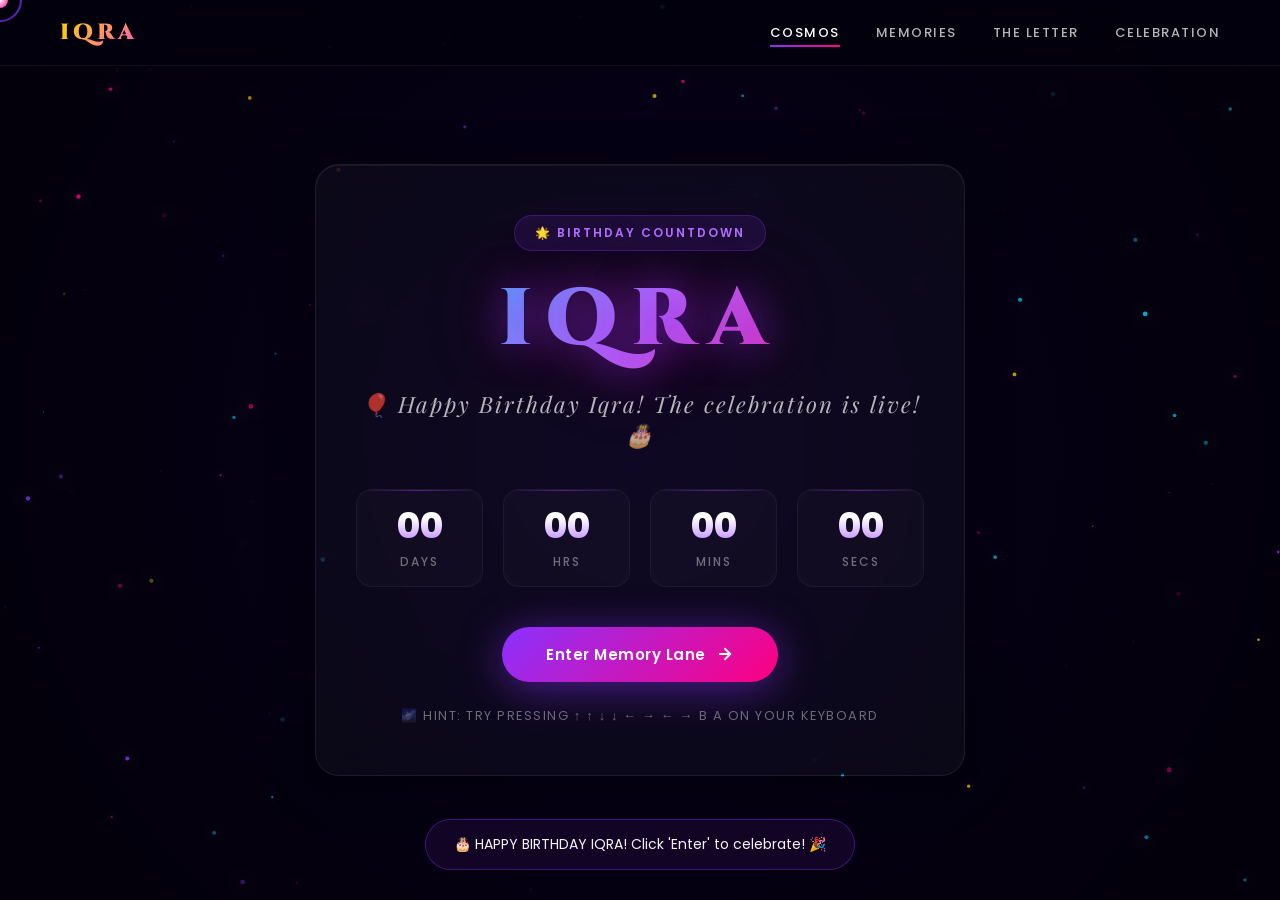
<file: home.html>
<!DOCTYPE html>
<html lang="en">
<head>
  <meta charset="UTF-8">
  <meta name="viewport" content="width=device-width, initial-scale=1.0">
  <title>The Cosmos of Iqra</title>
  <meta name="description" content="A cinematic, interactive cosmic experience dedicated to Iqra.">
  <link rel="stylesheet" href="css/style.css">
  <style>
    /* Page Specific Styles */
    .hero-container {
      position: relative;
      width: 100vw;
      height: 100vh;
      height: 100dvh;
      display: flex;
      flex-direction: column;
      justify-content: center;
      align-items: center;
      padding: 20px;
      overflow: hidden;
    }

    #particles-canvas {
      position: fixed;
      inset: 0;
      z-index: 1;
      background: radial-gradient(circle at center, #0a021c 0%, #03000a 100%);
    }

    .landing-card {
      position: relative;
      z-index: 2;
      max-width: 650px;
      width: 90%;
      text-align: center;
      padding: 50px 40px;
      margin-top: 40px;
    }

    .cosmic-title {
      font-family: 'Cinzel', serif;
      font-size: 5rem;
      font-weight: 900;
      letter-spacing: 15px;
      margin-bottom: 15px;
      text-transform: uppercase;
      text-shadow: 0 0 40px rgba(139, 49, 255, 0.6), 0 0 80px rgba(255, 0, 128, 0.4);
      animation: titleFloat 4s ease-in-out infinite alternate;
    }

    @keyframes titleFloat {
      0% { transform: translateY(0) scale(1); text-shadow: 0 0 30px rgba(139, 49, 255, 0.5); }
      100% { transform: translateY(-10px) scale(1.02); text-shadow: 0 0 60px rgba(255, 0, 128, 0.8), 0 0 20px var(--cyan); }
    }

    .subtitle {
      font-family: 'Playfair Display', serif;
      font-style: italic;
      font-size: 1.4rem;
      color: var(--text-secondary);
      margin-bottom: 40px;
      letter-spacing: 2px;
    }

    /* Premium Countdown styling */
    .countdown-grid {
      display: grid;
      grid-template-columns: repeat(4, 1fr);
      gap: 20px;
      margin-bottom: 40px;
    }

    .countdown-item {
      background: rgba(255, 255, 255, 0.02);
      border: 1px solid rgba(255, 255, 255, 0.05);
      border-radius: 16px;
      padding: 15px 10px;
      position: relative;
      overflow: hidden;
      box-shadow: inset 0 0 15px rgba(255, 255, 255, 0.02);
    }

    .countdown-item::before {
      content: '';
      position: absolute;
      top: 0; left: 0; right: 0; height: 1px;
      background: linear-gradient(90deg, transparent, rgba(139, 49, 255, 0.5), transparent);
    }

    .countdown-val {
      font-size: 2.2rem;
      font-weight: 800;
      font-family: 'Poppins', sans-serif;
      background: linear-gradient(180deg, #fff 30%, var(--purple-light) 100%);
      -webkit-background-clip: text;
      -webkit-text-fill-color: transparent;
      display: block;
      line-height: 1.2;
    }

    .countdown-lbl {
      font-size: 0.75rem;
      color: var(--text-muted);
      text-transform: uppercase;
      letter-spacing: 2px;
      font-weight: 500;
      margin-top: 5px;
      display: block;
    }

    .cosmic-hint {
      font-size: 0.8rem;
      color: var(--text-muted);
      margin-top: 25px;
      letter-spacing: 1.5px;
      text-transform: uppercase;
    }

    @media (max-width: 600px) {
      .hero-container {
        height: auto;
        min-height: 100vh;
        min-height: 100dvh;
        overflow-y: auto;
        padding: 90px 15px 40px 15px;
      }
      .cosmic-title { font-size: 3rem; letter-spacing: 8px; }
      .subtitle { font-size: 1.1rem; margin-bottom: 25px; }
      .landing-card { padding: 30px 16px; margin-top: 20px; }
      .countdown-grid { gap: 8px; margin-bottom: 25px; }
      .countdown-item { padding: 10px 4px; }
      .countdown-val { font-size: 1.5rem; }
      .countdown-lbl { font-size: 0.6rem; letter-spacing: 1px; }
      .cosmic-hint { font-size: 0.75rem; margin-top: 15px; }
    }
  </style>
</head>
<body>

  <!-- Scroll Progress -->
  <div id="scroll-progress"></div>

  <!-- Navigation Bar -->
  <nav class="navbar">
    <div class="nav-logo">IQRA</div>
    <div class="nav-links">
      <a href="home.html" class="active">Cosmos</a>
      <a href="gallery.html">Memories</a>
      <a href="letter.html">The Letter</a>
      <a href="celebrate.html">Celebration</a>
    </div>
  </nav>

  <!-- Hero Landing Container -->
  <div class="hero-container">
    <!-- Nebula Canvas Background -->
    <canvas id="particles-canvas"></canvas>

    <div class="landing-card glass float" data-reveal="scale">
      <span class="section-tag" style="margin-bottom: 15px;">🌟 Birthday Countdown</span>
      <h1 class="cosmic-title grad-cosmic">IQRA</h1>
      <p class="subtitle">A cosmic journey through space, time, and memories...</p>

      <!-- Countdown -->
      <div class="countdown-grid">
        <div class="countdown-item">
          <span class="countdown-val" id="days">00</span>
          <span class="countdown-lbl">Days</span>
        </div>
        <div class="countdown-item">
          <span class="countdown-val" id="hours">00</span>
          <span class="countdown-lbl">Hrs</span>
        </div>
        <div class="countdown-item">
          <span class="countdown-val" id="minutes">00</span>
          <span class="countdown-lbl">Mins</span>
        </div>
        <div class="countdown-item">
          <span class="countdown-val" id="seconds">00</span>
          <span class="countdown-lbl">Secs</span>
        </div>
      </div>

      <!-- Action Button -->
      <a href="gallery.html" class="btn btn-primary btn-transition" onclick="window.parent.postMessage('play_music', '*');">
        <span>Enter Memory Lane</span>
        <svg width="18" height="18" viewBox="0 0 24 24" fill="none" stroke="currentColor" stroke-width="2.5" stroke-linecap="round" stroke-linejoin="round"><line x1="5" y1="12" x2="19" y2="12"></line><polyline points="12 5 19 12 12 19"></polyline></svg>
      </a>

      <p class="cosmic-hint">🌌 Hint: Try pressing ↑ ↑ ↓ ↓ ← → ← → B A on your keyboard</p>
    </div>
  </div>

  <script src="js/main.js"></script>
  <script>
    /* ====== Cosmic Space Particles Canvas ====== */
    const canvas = document.getElementById('particles-canvas');
    const ctx = canvas.getContext('2d');

    let particles = [];
    const particleCount = 120;

    function resizeCanvas() {
      canvas.width = window.innerWidth;
      canvas.height = window.innerHeight;
    }
    resizeCanvas();
    window.addEventListener('resize', resizeCanvas);

    class Particle {
      constructor() {
        this.reset();
      }

      reset() {
        this.x = Math.random() * canvas.width;
        this.y = Math.random() * canvas.height;
        this.size = Math.random() * 2.2 + 0.3;
        this.speedX = Math.random() * 0.2 - 0.1;
        this.speedY = Math.random() * 0.2 - 0.1;
        this.opacity = Math.random() * 0.7 + 0.1;
        this.color = this.getRandomColor();
      }

      getRandomColor() {
        const colors = [
          'rgba(139, 49, 255, ',  // Purple
          'rgba(255, 0, 128, ',   // Pink
          'rgba(0, 212, 255, ',   // Cyan
          'rgba(255, 215, 0, '    // Gold
        ];
        return colors[Math.floor(Math.random() * colors.length)];
      }

      update() {
        this.x += this.speedX;
        this.y += this.speedY;

        // Bounce/Wrap borders
        if (this.x < 0 || this.x > canvas.width) this.speedX *= -1;
        if (this.y < 0 || this.y > canvas.height) this.speedY *= -1;
      }

      draw() {
        ctx.beginPath();
        ctx.arc(this.x, this.y, this.size, 0, Math.PI * 2);
        ctx.fillStyle = this.color + this.opacity + ')';
        ctx.shadowBlur = this.size * 5;
        ctx.shadowColor = 'rgba(255,255,255,0.2)';
        ctx.fill();
        ctx.shadowBlur = 0; // Reset
      }
    }

    function initParticles() {
      for (let i = 0; i < particleCount; i++) {
        particles.push(new Particle());
      }
    }
    initParticles();

    function animateParticles() {
      ctx.clearRect(0, 0, canvas.width, canvas.height);
      
      // Draw subtle nebula ambient glow circles
      ctx.beginPath();
      let gradient = ctx.createRadialGradient(canvas.width*0.5, canvas.height*0.5, 0, canvas.width*0.5, canvas.height*0.5, canvas.width*0.8);
      gradient.addColorStop(0, 'rgba(8, 0, 30, 0.8)');
      gradient.addColorStop(0.5, 'rgba(4, 0, 15, 0.95)');
      gradient.addColorStop(1, '#020008');
      ctx.fillStyle = gradient;
      ctx.fillRect(0, 0, canvas.width, canvas.height);

      particles.forEach(p => {
        p.update();
        p.draw();
      });
      requestAnimationFrame(animateParticles);
    }
    animateParticles();

    /* ====== Birthday Countdown Logic ====== */
    function initCountdown() {
      // June 19, 2026 local time
      const targetDate = new Date("June 19, 2026 00:00:00").getTime();

      const countdownTimer = setInterval(() => {
        const now = new Date().getTime();
        const difference = targetDate - now;

        if (difference <= 0) {
          clearInterval(countdownTimer);
          document.getElementById('days').innerHTML = "00";
          document.getElementById('hours').innerHTML = "00";
          document.getElementById('minutes').innerHTML = "00";
          document.getElementById('seconds').innerHTML = "00";
          document.querySelector('.subtitle').innerHTML = "🎈 Happy Birthday Iqra! The celebration is live! 🎂";
          window.showToast("🎂 HAPPY BIRTHDAY IQRA! Click 'Enter' to celebrate! 🎉");
          return;
        }

        const d = Math.floor(difference / (1000 * 60 * 60 * 24));
        const h = Math.floor((difference % (1000 * 60 * 60 * 24)) / (1000 * 60 * 60));
        const m = Math.floor((difference % (1000 * 60 * 60)) / (1000 * 60));
        const s = Math.floor((difference % (1000 * 60)) / 1000);

        document.getElementById('days').innerHTML = String(d).padStart(2, '0');
        document.getElementById('hours').innerHTML = String(h).padStart(2, '0');
        document.getElementById('minutes').innerHTML = String(m).padStart(2, '0');
        document.getElementById('seconds').innerHTML = String(s).padStart(2, '0');
      }, 1000);
    }
    initCountdown();
  </script>
</body>
</html>
</file>
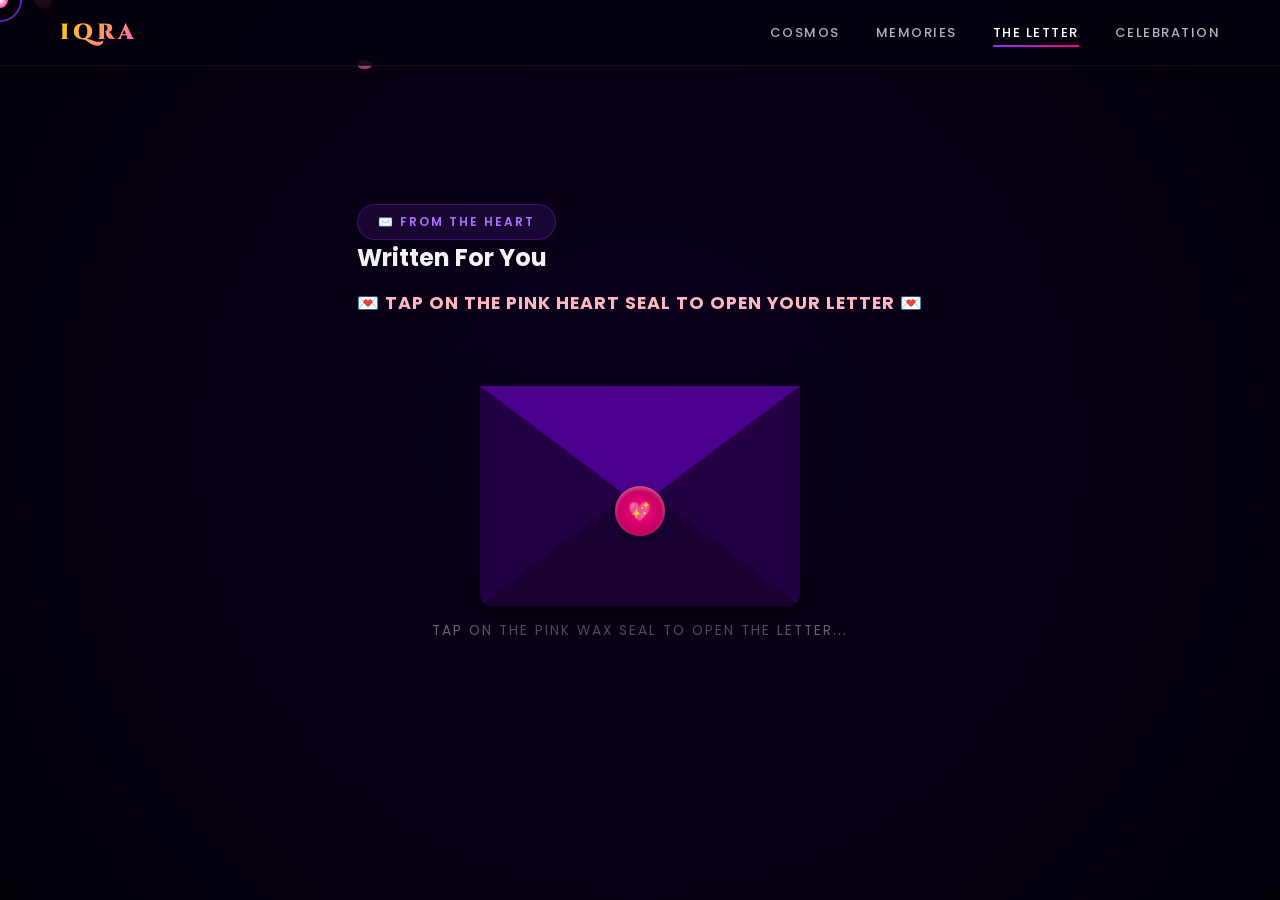
<file: letter.html>
<!DOCTYPE html>
<html lang="en">
<head>
  <meta charset="UTF-8">
  <meta name="viewport" content="width=device-width, initial-scale=1.0">
  <title>A Letter to Iqra</title>
  <link rel="stylesheet" href="css/style.css">
  <style>
    /* Page Specific Styles */
    .letter-section {
      min-height: 100vh;
      padding: 120px 20px 80px 20px;
      display: flex;
      flex-direction: column;
      align-items: center;
      justify-content: center;
      position: relative;
      overflow: hidden;
    }

    .letter-bg {
      position: fixed;
      inset: 0;
      z-index: -2;
      background: radial-gradient(circle at center, #0c001f 0%, #030008 100%);
    }

    /* Falling Rose Petals Canvas */
    #petals-canvas {
      position: fixed;
      inset: 0;
      z-index: -1;
      pointer-events: none;
    }

    /* 3D Envelope Wrapper */
    .envelope-wrapper {
      position: relative;
      width: 320px;
      height: 220px;
      background: linear-gradient(135deg, #2b0054, #12002b);
      border-radius: 0 0 12px 12px;
      box-shadow: 0 20px 50px rgba(0,0,0,0.6);
      cursor: none;
      margin-top: 50px;
      transition: transform 0.6s var(--ease-bounce);
      transform-style: preserve-3d;
    }

    .envelope-wrapper:hover {
      transform: translateY(-8px) rotate(-1deg);
    }

    /* Envelope Flap (Top triangle) */
    .envelope-flap {
      position: absolute;
      top: 0;
      left: 0;
      width: 0;
      height: 0;
      border-left: 160px solid transparent;
      border-right: 160px solid transparent;
      border-top: 120px solid #4a008c;
      transform-origin: top;
      transition: transform 0.5s ease 0.3s, z-index 0.1s ease 0.4s;
      z-index: 4;
    }

    /* Left & Right flaps */
    .envelope-left {
      position: absolute;
      bottom: 0;
      left: 0;
      width: 0;
      height: 0;
      border-left: 165px solid #230044;
      border-top: 110px solid transparent;
      border-bottom: 110px solid transparent;
      border-radius: 0 0 0 12px;
      z-index: 3;
    }

    .envelope-right {
      position: absolute;
      bottom: 0;
      right: 0;
      width: 0;
      height: 0;
      border-right: 165px solid #230044;
      border-top: 110px solid transparent;
      border-bottom: 110px solid transparent;
      border-radius: 0 0 12px 0;
      z-index: 3;
    }

    .envelope-bottom {
      position: absolute;
      bottom: 0;
      left: 0;
      width: 0;
      height: 0;
      border-left: 160px solid transparent;
      border-right: 160px solid transparent;
      border-bottom: 120px solid #1a0033;
      border-radius: 0 0 12px 12px;
      z-index: 3;
    }

    /* Wax Seal */
    .wax-seal {
      position: absolute;
      top: 100px;
      left: 50%;
      transform: translateX(-50%) scale(1);
      width: 50px;
      height: 50px;
      background: radial-gradient(circle, #ff0080, #9e004e);
      border-radius: 50%;
      z-index: 5;
      box-shadow: 0 4px 10px rgba(0,0,0,0.4), inset 0 2px 4px rgba(255,255,255,0.4);
      display: flex;
      align-items: center;
      justify-content: center;
      font-size: 1.2rem;
      transition: transform 0.3s var(--ease-bounce);
    }

    .wax-seal:hover {
      transform: translateX(-50%) scale(1.15) rotate(15deg);
    }

    /* Inside Letter Paper card */
    .letter-paper {
      position: absolute;
      top: 10px;
      left: 10px;
      width: 300px;
      height: 200px;
      background: rgba(255, 255, 255, 0.05);
      border: 1px solid rgba(255, 255, 255, 0.1);
      backdrop-filter: blur(25px);
      -webkit-backdrop-filter: blur(25px);
      border-radius: 12px;
      z-index: 2;
      padding: 24px;
      transition: transform 0.6s var(--ease-expo), z-index 0.1s ease;
      box-shadow: 0 4px 20px rgba(0,0,0,0.3);
      overflow: hidden;
    }

    /* Envelope Opened State Styles */
    .envelope-wrapper.open .envelope-flap {
      transform: rotateX(180deg);
      z-index: 1;
      transition: transform 0.5s ease, z-index 0.1s ease 0.1s;
    }

    .envelope-wrapper.open .wax-seal {
      transform: translateX(-50%) translateY(60px) scale(0);
      opacity: 0;
      pointer-events: none;
      transition: transform 0.4s ease, opacity 0.3s ease;
    }

    .envelope-wrapper.open .letter-paper {
      transform: translateY(-240px) scale(1.05);
      z-index: 5;
      width: 550px;
      height: 400px;
      left: -115px; /* Adjust to center larger card relative to envelope */
      box-shadow: 0 30px 70px rgba(0, 0, 0, 0.7), 0 0 100px rgba(139, 49, 255, 0.15);
      border-color: rgba(139, 49, 255, 0.3);
    }

    /* Letter Text Styling */
    .letter-content {
      opacity: 0;
      transition: opacity 0.5s ease 0.6s;
      height: 100%;
      display: flex;
      flex-direction: column;
    }

    .envelope-wrapper.open .letter-content {
      opacity: 1;
    }

    .letter-header {
      font-family: 'Cinzel', serif;
      font-size: 1.6rem;
      font-weight: 700;
      margin-bottom: 15px;
      background: linear-gradient(135deg, var(--gold), var(--pink-primary));
      -webkit-background-clip: text;
      -webkit-text-fill-color: transparent;
      border-bottom: 1.5px solid rgba(255, 255, 255, 0.1);
      padding-bottom: 8px;
    }

    .letter-body {
      font-family: 'Poppins', sans-serif;
      font-size: 1rem;
      line-height: 1.8;
      color: rgba(255, 255, 255, 0.92);
      overflow-y: auto;
      flex-grow: 1;
      padding-right: 5px;
      letter-spacing: 0.3px;
    }

    .letter-body::-webkit-scrollbar {
      width: 4px;
    }
    .letter-body::-webkit-scrollbar-thumb {
      background: var(--purple-primary);
      border-radius: 4px;
    }

    .cursor-blink {
      display: inline-block;
      width: 2px;
      height: 18px;
      background: var(--pink-primary);
      margin-left: 2px;
      animation: blink 0.8s infinite alternate;
    }

    @keyframes blink {
      0% { opacity: 0; }
      100% { opacity: 1; }
    }

    .hint-tap {
      text-align: center;
      color: var(--text-muted);
      font-size: 0.85rem;
      margin-top: 15px;
      letter-spacing: 2px;
      text-transform: uppercase;
      animation: bounceText 2s infinite alternate;
    }

    @keyframes bounceText {
      0% { transform: translateY(0); opacity: 0.6; }
      100% { transform: translateY(-5px); opacity: 1; }
    }

    /* Bottom buttons */
    .next-page-cta {
      margin-top: 40px;
      opacity: 0;
      transform: translateY(20px);
      transition: opacity 0.8s var(--ease-smooth), transform 0.8s var(--ease-smooth);
      z-index: 6;
    }

    .next-page-cta.visible {
      opacity: 1;
      transform: translateY(0);
    }

    @media (max-width: 768px) {
      .letter-section { padding-top: 100px; padding-bottom: 120px; }
    }

    @media (max-width: 600px) {
      .envelope-wrapper.open .letter-paper {
        width: 290px;
        height: 380px;
        left: 15px;
        top: 10px;
        transform: translateY(-150px) scale(1.02);
      }
      .letter-header { font-size: 1.2rem; }
      .letter-body { font-size: 0.95rem; line-height: 1.7; }
    }

    @media (max-width: 350px) {
      .envelope-wrapper {
        transform: scale(0.85);
        margin-top: 20px;
      }
    }
  </style>
</head>
<body>

  <!-- Scroll Progress -->
  <div id="scroll-progress"></div>

  <!-- Navigation Bar -->
  <nav class="navbar">
    <div class="nav-logo">IQRA</div>
    <div class="nav-links">
      <a href="home.html">Cosmos</a>
      <a href="gallery.html">Memories</a>
      <a href="letter.html" class="active">The Letter</a>
      <a href="celebrate.html">Celebration</a>
    </div>
  </nav>

  <!-- Letter Section -->
  <div class="letter-section">
    <div class="letter-bg"></div>
    <canvas id="petals-canvas"></canvas>

    <div class="header-group" data-reveal="fade" style="margin-bottom: 20px;">
      <span class="section-tag">✉️ From The Heart</span>
      <h2>Written For You</h2>
      <p style="color: #ffb6c1; font-size: 1.1rem; font-weight: bold; text-transform: uppercase; letter-spacing: 1px; margin-top: 15px; animation: bounceText 2s infinite alternate;">💌 Tap on the Pink Heart Seal to Open Your Letter 💌</p>
    </div>

    <!-- 3D Sealed Envelope -->
    <div class="envelope-wrapper" id="envelope">
      <div class="envelope-flap"></div>
      <div class="envelope-left"></div>
      <div class="envelope-right"></div>
      <div class="envelope-bottom"></div>
      
      <!-- Wax Seal Button -->
      <div class="wax-seal clickable" id="seal" onclick="openLetter()">💖</div>

      <!-- Letter Paper Card -->
      <div class="letter-paper">
        <div class="letter-content">
          <div class="letter-header">Dear Iqra,</div>
          <div class="letter-body" id="typewriter-box">
            <span id="text-target"></span><span class="cursor-blink"></span>
          </div>
        </div>
      </div>
    </div>

    <p class="hint-tap" id="hint-msg">Tap on the pink wax seal to open the letter...</p>

    <!-- Proceed Button (Appears after typewriter completes) -->
    <div class="next-page-cta" id="cta-button">
      <a href="celebrate.html" class="btn btn-gold btn-transition">
        <span>Go to Celebration Party! 🎂</span>
        <svg width="18" height="18" viewBox="0 0 24 24" fill="none" stroke="currentColor" stroke-width="2.5" stroke-linecap="round" stroke-linejoin="round"><line x1="5" y1="12" x2="19" y2="12"></line><polyline points="12 5 19 12 12 19"></polyline></svg>
      </a>
    </div>

  </div>

  <script src="js/main.js"></script>
  <script>
    /* ====== Falling Rose Petals & Envelope Burst Particles ====== */
    const canvas = document.getElementById('petals-canvas');
    const ctx = canvas.getContext('2d');
    
    let petals = [];
    let sparkles = [];
    const maxPetals = 40;

    function resizeCanvas() {
      canvas.width = window.innerWidth;
      canvas.height = window.innerHeight;
    }
    resizeCanvas();
    window.addEventListener('resize', resizeCanvas);

    class Petal {
      constructor() {
        this.x = Math.random() * canvas.width;
        this.y = Math.random() * -canvas.height;
        this.size = Math.random() * 12 + 6;
        this.speedY = Math.random() * 1.5 + 0.8;
        this.speedX = Math.random() * 1 - 0.5;
        this.opacity = Math.random() * 0.5 + 0.3;
        this.angle = Math.random() * Math.PI * 2;
        this.spin = Math.random() * 0.02 - 0.01;
      }

      update() {
        this.y += this.speedY;
        this.x += this.speedX + Math.sin(this.angle) * 0.5;
        this.angle += this.spin;

        if (this.y > canvas.height) {
          this.y = -20;
          this.x = Math.random() * canvas.width;
        }
      }

      draw() {
        ctx.save();
        ctx.translate(this.x, this.y);
        ctx.rotate(this.angle);
        ctx.beginPath();
        ctx.ellipse(0, 0, this.size, this.size * 0.6, 0, 0, Math.PI * 2);
        ctx.fillStyle = `rgba(255, 107, 157, ${this.opacity})`;
        ctx.shadowBlur = 3;
        ctx.shadowColor = 'rgba(255,107,157,0.3)';
        ctx.fill();
        ctx.restore();
      }
    }

    class Sparkle {
      constructor(x, y) {
        this.x = x;
        this.y = y;
        this.size = Math.random() * 4 + 2;
        this.speedX = Math.random() * 10 - 5;
        this.speedY = Math.random() * -10 - 3;
        this.gravity = 0.2;
        this.opacity = 1;
        this.decay = Math.random() * 0.015 + 0.012;
        this.color = Math.random() < 0.5 ? '#FFD700' : '#FF0080';
      }

      update() {
        this.x += this.speedX;
        this.y += this.speedY;
        this.speedY += this.gravity;
        this.opacity -= this.decay;
      }

      draw() {
        ctx.save();
        ctx.beginPath();
        ctx.arc(this.x, this.y, this.size, 0, Math.PI * 2);
        ctx.fillStyle = this.color;
        ctx.shadowBlur = 8;
        ctx.shadowColor = this.color;
        ctx.globalAlpha = Math.max(0, this.opacity);
        ctx.fill();
        ctx.restore();
      }
    }

    for (let i = 0; i < maxPetals; i++) {
      petals.push(new Petal());
    }

    function animateParticles() {
      ctx.clearRect(0, 0, canvas.width, canvas.height);
      
      // Update & Draw Petals
      petals.forEach(p => {
        p.update();
        p.draw();
      });

      // Update & Draw Sparkles
      let i = sparkles.length;
      while (i--) {
        sparkles[i].update();
        sparkles[i].draw();
        if (sparkles[i].opacity <= 0) {
          sparkles.splice(i, 1);
        }
      }
      
      requestAnimationFrame(animateParticles);
    }
    animateParticles();

    /* ====== Letter Envelope Opening and Typewriter Logic ====== */
    const letterText = "Happy Birthday Iqra! 🎂💖\n\nJab clock ne sharp 12 bajaye, toh sabse pehle main tumhe wish karna chahta tha. Kyunki meri life me tumhaari jagah sabse khaas hai.\n\nMere har darr ko door karke tune jo mujhpe trust kiya, aur bachhon ki tarah samjhaya ki 'main kahi nahi jaungi tension na lo'—woh mere wajood ka sabse pyaara hissa hai. Tum mera sukoon ho.\n\nTumhara husband hone ke naate, main hamesha har kadam par tumhara sath nibhaunga.\n\nThank you meri life me aane ke liye aur isse jannat banane ke liye. Happy Birthday My Love, My Wife, My Everything! 🎂🥂✨\n\nWith all my love,\nTumhara Hamsafar 💖";

    let letterOpened = false;

    function openLetter() {
      if (letterOpened) return;
      letterOpened = true;

      const envelope = document.getElementById('envelope');
      const hintMsg = document.getElementById('hint-msg');
      
      envelope.classList.add('open');
      hintMsg.style.display = 'none';

      // Advanced Interaction Actions
      triggerConfettiBurst();
      playMagicalChime();

      // Start typewriter after slide animation completes
      setTimeout(() => {
        startTypewriter();
      }, 1200);
    }

    function triggerConfettiBurst() {
      const seal = document.getElementById('seal');
      const rect = seal.getBoundingClientRect();
      const x = rect.left + rect.width / 2;
      const y = rect.top + rect.height / 2;

      for (let i = 0; i < 80; i++) {
        sparkles.push(new Sparkle(x, y));
      }
    }

    function playMagicalChime() {
      try {
        const audioCtx = new (window.AudioContext || window.webkitAudioContext)();
        const now = audioCtx.currentTime;
        const notes = [523.25, 659.25, 783.99, 1046.50, 1318.51, 1567.98]; // C5, E5, G5, C6, E6, G6 (Ascending magical harp arpeggio)
        
        notes.forEach((freq, i) => {
          const osc = audioCtx.createOscillator();
          const gain = audioCtx.createGain();
          
          osc.type = 'sine';
          osc.frequency.setValueAtTime(freq, now + i * 0.06);
          
          gain.gain.setValueAtTime(0, now + i * 0.06);
          gain.gain.linearRampToValueAtTime(0.12, now + i * 0.06 + 0.02);
          gain.gain.exponentialRampToValueAtTime(0.0001, now + i * 0.06 + 0.5);
          
          osc.connect(gain);
          gain.connect(audioCtx.destination);
          
          osc.start(now + i * 0.06);
          osc.stop(now + i * 0.06 + 0.6);
        });
      } catch (e) {
        console.log("Audio synthesis blocked or unsupported by browser policy.");
      }
    }

    function startTypewriter() {
      const target = document.getElementById('text-target');
      let index = 0;

      function type() {
        if (index < letterText.length) {
          const char = letterText.charAt(index);
          
          if (char === '\n') {
            target.innerHTML += '<br>';
          } else {
            target.innerHTML += char;
          }
          
          index++;
          
          // Natural deliberate typing flow (slower)
          let delay = Math.random() * 50 + 60; // 60ms to 110ms base typing speed
          if (char === ' ') delay = 160; // Natural word pause
          if (char === '\n') delay = 500; // Paragraph pause
          if (['.', ',', '!', '?'].includes(char)) delay = 450; // Punctuation pause
          
          const body = document.getElementById('typewriter-box');
          body.scrollTop = body.scrollHeight;

          setTimeout(type, delay);
        } else {
          document.getElementById('cta-button').classList.add('visible');
          window.showToast("💖 The letter has finished typing. Let's party! 🎉");
        }
      }

      type();
    }
  </script>
</body>
</html>
</file>
<file: css/style.css>
/* ============================================
   IQRA'S BIRTHDAY WEBSITE — Global Styles
   Premium Design System v1.0
   ============================================ */

@import url('https://fonts.googleapis.com/css2?family=Playfair+Display:ital,wght@0,400;0,700;0,900;1,400;1,700&family=Poppins:wght@300;400;500;600;700;800&family=Dancing+Script:wght@400;600;700&family=Cinzel:wght@400;600;900&display=swap');

/* ====== CSS Variables ====== */
:root {
  --bg-primary: #04000e;
  --bg-secondary: #08001a;
  --bg-card: rgba(255, 255, 255, 0.03);
  --purple-primary: #8B31FF;
  --purple-light: #b06eff;
  --purple-glow: rgba(139, 49, 255, 0.5);
  --pink-primary: #FF0080;
  --pink-light: #ff5cb0;
  --pink-glow: rgba(255, 0, 128, 0.5);
  --gold: #FFD700;
  --gold-light: #ffe566;
  --gold-glow: rgba(255, 215, 0, 0.4);
  --rose: #FF6B9D;
  --cyan: #00D4FF;
  --cyan-glow: rgba(0, 212, 255, 0.4);
  --white: #FFFFFF;
  --text-primary: rgba(255, 255, 255, 0.95);
  --text-secondary: rgba(255, 255, 255, 0.70);
  --text-muted: rgba(255, 255, 255, 0.40);
  --border-glass: rgba(255, 255, 255, 0.08);
  --border-glass-hover: rgba(255, 255, 255, 0.16);
  --shadow-purple: 0 0 80px rgba(139, 49, 255, 0.35);
  --shadow-pink: 0 0 80px rgba(255, 0, 128, 0.35);
  --shadow-gold: 0 0 60px rgba(255, 215, 0, 0.3);
  --ease-smooth: cubic-bezier(0.4, 0, 0.2, 1);
  --ease-bounce: cubic-bezier(0.34, 1.56, 0.64, 1);
  --ease-expo: cubic-bezier(0.19, 1, 0.22, 1);
}

/* ====== Reset & Base ====== */
*, *::before, *::after {
  margin: 0;
  padding: 0;
  box-sizing: border-box;
}

html {
  scroll-behavior: smooth;
  font-size: 16px;
}

body {
  font-family: 'Poppins', sans-serif;
  background: var(--bg-primary);
  color: var(--text-primary);
  overflow-x: hidden;
  cursor: none;
  min-height: 100vh;
}

a { text-decoration: none; color: inherit; }
ul { list-style: none; }
img { max-width: 100%; display: block; }
button { cursor: none; }

/* ====== Custom Scrollbar ====== */
::-webkit-scrollbar { width: 5px; }
::-webkit-scrollbar-track { background: var(--bg-primary); }
::-webkit-scrollbar-thumb {
  background: linear-gradient(180deg, var(--purple-primary), var(--pink-primary));
  border-radius: 3px;
}

/* ====== Custom Cursor ====== */
#cursor {
  position: fixed;
  width: 16px;
  height: 16px;
  background: radial-gradient(circle, #fff 0%, var(--pink-primary) 100%);
  border-radius: 50%;
  pointer-events: none;
  z-index: 99999;
  transform: translate(-50%, -50%);
  transition: width 0.2s, height 0.2s;
  mix-blend-mode: screen;
}

#cursor-ring {
  position: fixed;
  width: 44px;
  height: 44px;
  border: 2px solid rgba(139, 49, 255, 0.7);
  border-radius: 50%;
  pointer-events: none;
  z-index: 99998;
  transform: translate(-50%, -50%);
  transition: transform 0.12s var(--ease-smooth), width 0.3s, height 0.3s;
}

body.cursor-hover #cursor { width: 30px; height: 30px; }
body.cursor-hover #cursor-ring { width: 60px; height: 60px; border-color: var(--gold); }

.cursor-heart {
  position: fixed;
  pointer-events: none;
  z-index: 99997;
  font-size: 16px;
  animation: heartTrail 0.8s ease-out forwards;
  transform: translate(-50%, -50%);
}

@keyframes heartTrail {
  0%   { opacity: 1; transform: translate(-50%, -50%) scale(1); }
  100% { opacity: 0; transform: translate(-50%, -120%) scale(0.3); }
}

/* ====== Navigation ====== */
.navbar {
  position: fixed;
  top: 0;
  left: 0;
  right: 0;
  z-index: 1000;
  padding: 18px 60px;
  display: flex;
  align-items: center;
  justify-content: space-between;
  background: rgba(4, 0, 14, 0.7);
  backdrop-filter: blur(24px);
  -webkit-backdrop-filter: blur(24px);
  border-bottom: 1px solid rgba(255, 255, 255, 0.06);
  transition: padding 0.3s ease;
}

.navbar.scrolled {
  padding: 12px 60px;
  background: rgba(4, 0, 14, 0.92);
}

.nav-logo {
  font-family: 'Cinzel', serif;
  font-size: 22px;
  font-weight: 900;
  background: linear-gradient(135deg, var(--gold), var(--rose), var(--purple-light));
  background-size: 200% auto;
  -webkit-background-clip: text;
  -webkit-text-fill-color: transparent;
  letter-spacing: 4px;
  animation: shimmer 3s linear infinite;
}

@keyframes shimmer {
  0%   { background-position: 0% center; }
  100% { background-position: 200% center; }
}

.nav-links {
  display: flex;
  gap: 36px;
  align-items: center;
}

.nav-links a {
  color: var(--text-secondary);
  font-size: 13px;
  font-weight: 500;
  letter-spacing: 1.5px;
  text-transform: uppercase;
  transition: color 0.3s ease;
  position: relative;
  padding: 4px 0;
}

.nav-links a::after {
  content: '';
  position: absolute;
  bottom: 0;
  left: 0;
  width: 0;
  height: 1.5px;
  background: linear-gradient(90deg, var(--purple-primary), var(--pink-primary));
  transition: width 0.3s var(--ease-expo);
}

.nav-links a:hover { color: var(--white); }
.nav-links a:hover::after,
.nav-links a.active::after { width: 100%; }
.nav-links a.active { color: var(--white); }

/* ====== Glass Card ====== */
.glass {
  background: rgba(255, 255, 255, 0.03);
  backdrop-filter: blur(20px);
  -webkit-backdrop-filter: blur(20px);
  border: 1px solid var(--border-glass);
  border-radius: 24px;
  box-shadow: 0 8px 48px rgba(0, 0, 0, 0.4), inset 0 1px 0 rgba(255,255,255,0.06);
  transition: border-color 0.3s ease, box-shadow 0.3s ease;
}

.glass:hover {
  border-color: var(--border-glass-hover);
  box-shadow: 0 16px 64px rgba(0, 0, 0, 0.5), 0 0 0 1px rgba(139,49,255,0.2), inset 0 1px 0 rgba(255,255,255,0.1);
}

/* ====== Gradient Texts ====== */
.grad-purple {
  background: linear-gradient(135deg, var(--purple-light), var(--pink-primary));
  -webkit-background-clip: text;
  -webkit-text-fill-color: transparent;
  background-clip: text;
}

.grad-gold {
  background: linear-gradient(135deg, var(--gold), var(--rose));
  -webkit-background-clip: text;
  -webkit-text-fill-color: transparent;
  background-clip: text;
}

.grad-cosmic {
  background: linear-gradient(135deg, var(--cyan), var(--purple-light), var(--pink-primary));
  -webkit-background-clip: text;
  -webkit-text-fill-color: transparent;
  background-clip: text;
}

/* ====== Buttons ====== */
.btn {
  display: inline-flex;
  align-items: center;
  justify-content: center;
  gap: 10px;
  padding: 16px 44px;
  border-radius: 50px;
  font-family: 'Poppins', sans-serif;
  font-size: 15px;
  font-weight: 600;
  letter-spacing: 0.5px;
  border: none;
  cursor: none;
  position: relative;
  overflow: hidden;
  transition: transform 0.3s var(--ease-bounce), box-shadow 0.3s ease;
  text-decoration: none;
}

.btn-primary {
  background: linear-gradient(135deg, var(--purple-primary) 0%, var(--pink-primary) 100%);
  color: white;
  box-shadow: 0 6px 40px rgba(139, 49, 255, 0.5);
}

.btn-primary::before {
  content: '';
  position: absolute;
  inset: 0;
  background: linear-gradient(135deg, rgba(255,255,255,0.15), transparent);
  opacity: 0;
  transition: opacity 0.3s ease;
}

.btn-primary:hover {
  transform: translateY(-4px) scale(1.03);
  box-shadow: 0 12px 60px rgba(139, 49, 255, 0.7);
}

.btn-primary:hover::before { opacity: 1; }

.btn-primary::after {
  content: '';
  position: absolute;
  inset: 0;
  background: radial-gradient(circle at center, rgba(255,255,255,0.3), transparent 60%);
  opacity: 0;
  transition: opacity 0.4s ease;
}

.btn-primary:active::after { opacity: 1; }

.btn-gold {
  background: linear-gradient(135deg, var(--gold), #ff9500);
  color: #1a0a00;
  box-shadow: 0 6px 40px rgba(255, 215, 0, 0.4);
}

.btn-gold:hover {
  transform: translateY(-4px) scale(1.03);
  box-shadow: 0 12px 60px rgba(255, 215, 0, 0.6);
}

.btn-outline {
  background: transparent;
  color: white;
  border: 1.5px solid rgba(255, 255, 255, 0.3);
  box-shadow: none;
}

.btn-outline:hover {
  background: rgba(255, 255, 255, 0.05);
  border-color: rgba(255, 255, 255, 0.6);
  transform: translateY(-3px);
}

/* ====== Page Transition Overlay ====== */
#page-overlay {
  position: fixed;
  inset: 0;
  z-index: 99996;
  pointer-events: none;
  display: flex;
  align-items: center;
  justify-content: center;
  overflow: hidden;
}

#page-overlay .circle {
  width: 0;
  height: 0;
  border-radius: 50%;
  background: linear-gradient(135deg, var(--purple-primary), var(--pink-primary));
  transition: width 0.7s var(--ease-expo), height 0.7s var(--ease-expo);
}

#page-overlay.active .circle {
  width: 300vmax;
  height: 300vmax;
}

/* ====== Reveal Animations ====== */
[data-reveal] {
  opacity: 0;
  transform: translateY(50px);
  transition: opacity 0.9s var(--ease-smooth), transform 0.9s var(--ease-smooth);
}

[data-reveal="left"] { transform: translateX(-60px); }
[data-reveal="right"] { transform: translateX(60px); }
[data-reveal="scale"] { transform: scale(0.85); }
[data-reveal="fade"] { transform: none; }

[data-reveal].revealed {
  opacity: 1;
  transform: none;
}

/* Stagger delays */
[data-delay="100"] { transition-delay: 0.1s; }
[data-delay="200"] { transition-delay: 0.2s; }
[data-delay="300"] { transition-delay: 0.3s; }
[data-delay="400"] { transition-delay: 0.4s; }
[data-delay="500"] { transition-delay: 0.5s; }
[data-delay="600"] { transition-delay: 0.6s; }
[data-delay="700"] { transition-delay: 0.7s; }

/* ====== Section Utilities ====== */
.section-tag {
  display: inline-flex;
  align-items: center;
  gap: 8px;
  padding: 8px 20px;
  background: rgba(139, 49, 255, 0.12);
  border: 1px solid rgba(139, 49, 255, 0.3);
  border-radius: 50px;
  font-size: 12px;
  font-weight: 600;
  letter-spacing: 2px;
  text-transform: uppercase;
  color: var(--purple-light);
}

/* ====== Floating Elements ====== */
.float {
  animation: float 6s ease-in-out infinite;
}

.float-delay-1 { animation-delay: -2s; }
.float-delay-2 { animation-delay: -4s; }

@keyframes float {
  0%, 100% { transform: translateY(0); }
  50%       { transform: translateY(-20px); }
}

/* ====== Glow Pulse ====== */
.pulse-purple {
  animation: pulsePurple 3s ease-in-out infinite;
}

.pulse-pink {
  animation: pulsePink 3s ease-in-out infinite;
}

@keyframes pulsePurple {
  0%, 100% { box-shadow: 0 0 20px rgba(139,49,255,0.3); }
  50%       { box-shadow: 0 0 60px rgba(139,49,255,0.7); }
}

@keyframes pulsePink {
  0%, 100% { box-shadow: 0 0 20px rgba(255,0,128,0.3); }
  50%       { box-shadow: 0 0 60px rgba(255,0,128,0.7); }
}

/* ====== Star Sparkle ====== */
.sparkle {
  position: absolute;
  pointer-events: none;
  animation: sparkleAnim 1s ease-out forwards;
}

@keyframes sparkleAnim {
  0%   { transform: scale(0) rotate(0deg); opacity: 1; }
  50%  { transform: scale(1.2) rotate(180deg); opacity: 1; }
  100% { transform: scale(0) rotate(360deg); opacity: 0; }
}

/* ====== Progress Bar ====== */
#scroll-progress {
  position: fixed;
  top: 0;
  left: 0;
  height: 3px;
  background: linear-gradient(90deg, var(--purple-primary), var(--pink-primary), var(--gold));
  z-index: 9999;
  width: 0%;
  transition: width 0.1s linear;
}

/* ====== Toast Notification ====== */
.toast {
  position: fixed;
  bottom: 30px;
  left: 50%;
  transform: translateX(-50%) translateY(100px);
  background: rgba(20, 5, 40, 0.95);
  backdrop-filter: blur(20px);
  border: 1px solid rgba(139, 49, 255, 0.4);
  border-radius: 50px;
  padding: 14px 28px;
  font-size: 14px;
  color: var(--text-primary);
  z-index: 10000;
  transition: transform 0.5s var(--ease-bounce), opacity 0.5s ease;
  opacity: 0;
  white-space: nowrap;
}

.toast.show {
  transform: translateX(-50%) translateY(0);
  opacity: 1;
}

/* ====== Responsive ====== */
@media (max-width: 768px) {
  body { cursor: auto !important; }
  button, a, .clickable { cursor: auto !important; }
  #cursor, #cursor-ring { display: none !important; }
  .navbar { padding: 16px 24px; }
  .navbar.scrolled { padding: 12px 24px; }
  .nav-links { gap: 20px; }
  .nav-links a { font-size: 11px; }
}

@media (max-width: 480px) {
  .nav-links { display: none; }
}
</file>
